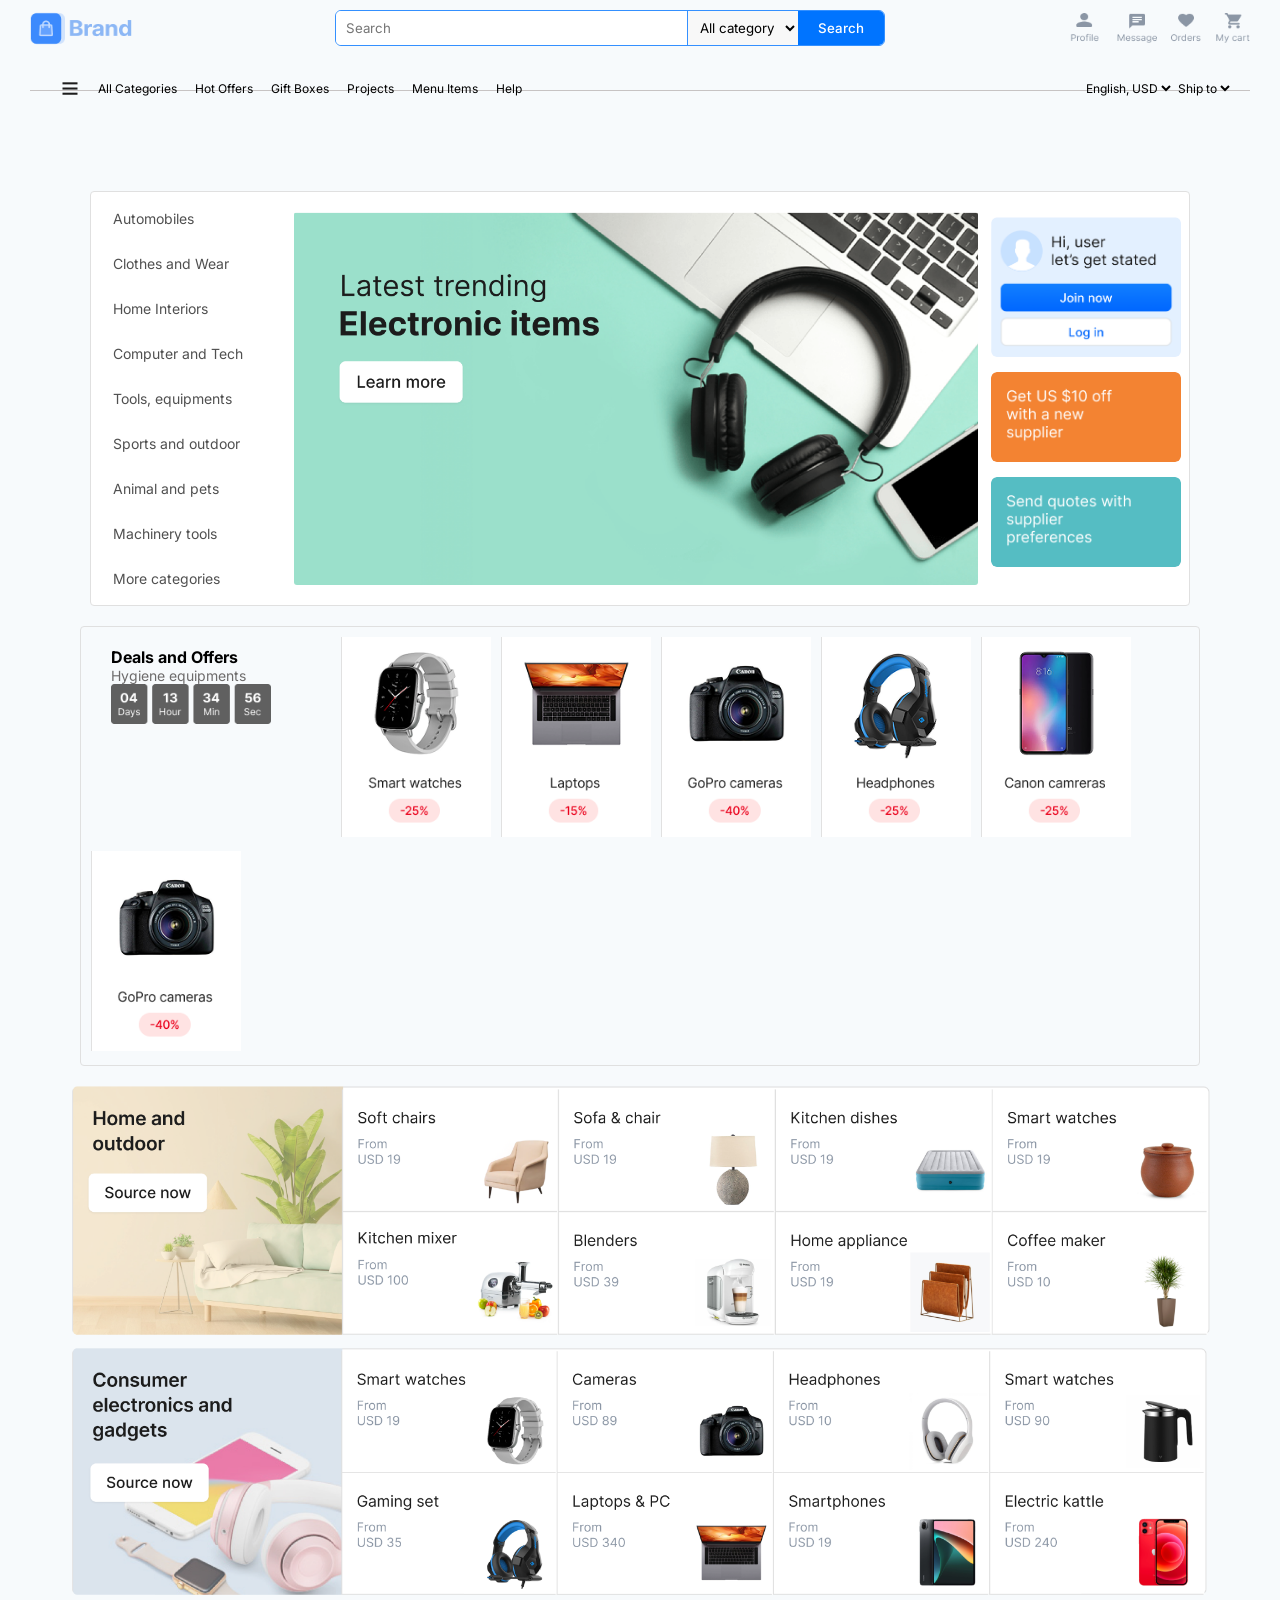
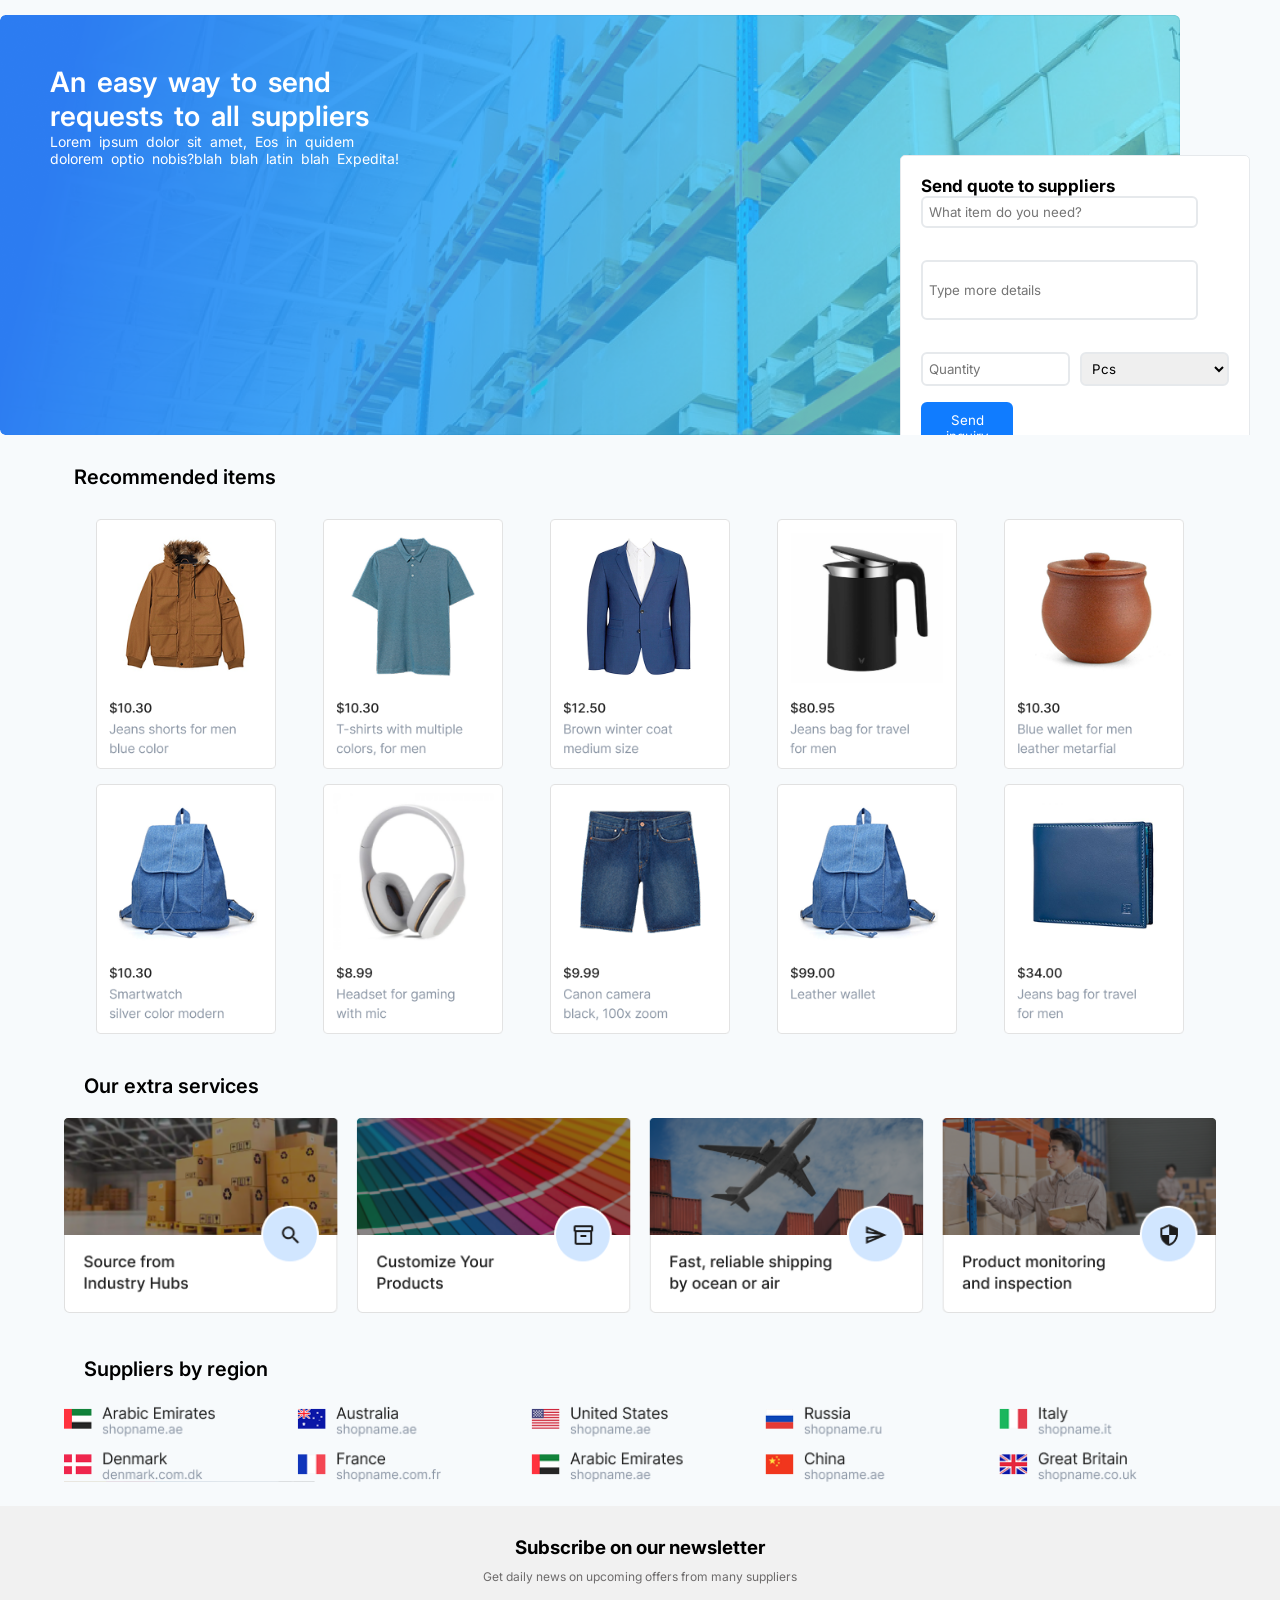
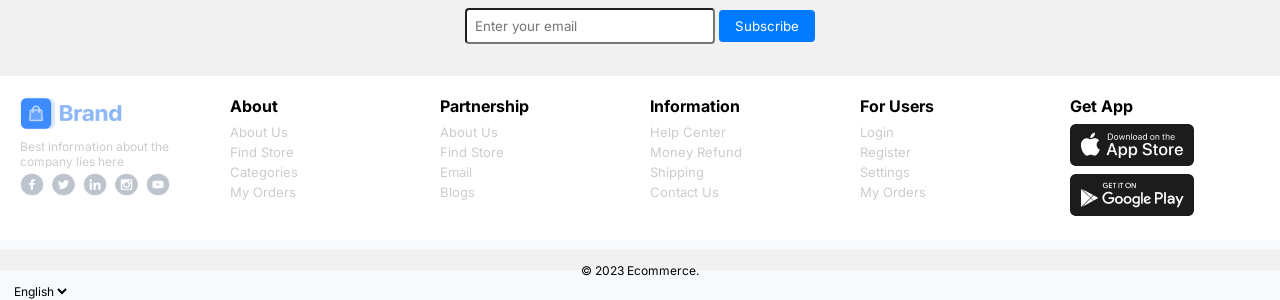
<file: index.html>
<!DOCTYPE html>
<html lang="en">
<head>
    <meta charset="UTF-8">
    <meta name="viewport" content="width=device-width, initial-scale=1.0">
    <title>Brand</title>
    <style>
        @import url('https://fonts.googleapis.com/css2?family=Andika:ital,wght@0,400;0,700;1,400;1,700&family=Inter:ital,opsz,wght@0,14..32,100..900;1,14..32,100..900&family=Mona+Sans:ital,wght@0,200..900;1,200..900&family=Poppins:ital,wght@0,100;0,200;0,300;0,400;0,500;0,600;0,700;0,800;0,900;1,100;1,200;1,300;1,400;1,500;1,600;1,700;1,800;1,900&display=swap');
    </style>
    <link rel="stylesheet" href="https://cdnjs.cloudflare.com/ajax/libs/font-awesome/6.6.0/css/all.min.css">

    <link type="text/css" rel="stylesheet" href="css/styles.css">
</head>
                                <!-- HEADER -->
<header>
        <div id="topbar">
            <img src="imgs/logo-colored.png" alt="brandicon" width="120px" height="35px">

            <div class="search-bar">
                <input type="text" placeholder="Search">
                <select>
                  <option>All category</option>
                </select>
                <button>Search</button>
            </div>

            <a href="index2.html"><img src="imgs/Actions.png" alt="useractions"
             width="180px" height="30px" style="float:right ;"></a>
            
        </div>
        <div id="navigationbar">
            <div id="nav1">
            <img src="imgs/menu.png" alt="menubars" width="20px" height="25px">
            <p>All Categories</p>
            <p>Hot Offers</p>
            <p>Gift Boxes</p>
            <p>Projects</p>
            <p>Menu Items</p>
            <p>Help</p></div>

            <div style="padding: 7px;  display: flex; flex-wrap: wrap;">
                <select style="background-color: transparent; border:none;font-size: 12px;">
                    <option>English, USD</option>
                </select>
                <select style="background-color: transparent; border:none;font-size: 12px;">
                    <option>Ship to</option>
                </select>
            </div>
        </div>

</header>
                                <!-- BODY -->
<body>
    <div id="landing">
        <div id="categories">
            <button type="button">Automobiles</button>
            <button type="button">Clothes and Wear</button>
            <button type="button">Home Interiors</button>
            <button type="button">Computer and Tech</button>
            <button type="button">Tools, equipments</button>
            <button type="button">Sports and outdoor</button>
            <button type="button">Animal and pets</button>
            <button type="button">Machinery tools</button>
            <button type="button">More categories</button>
        </div>
        <div id="trending">
            <img src="imgs/bannergreenS.png" alt="banner"
            >
        </div>
        <div id="side">
           <img src="imgs/reg.png" alt="register" width="190px" height="140px">
           <img src="imgs/blocko.png" width="190px" height="90px" > 
           <img src="imgs/blockc.png" width="190px" height="90px">
        </div>
    </div>
    
    <div id="deals">
        <div id="dof">
            <h4>Deals and Offers</h4>
            <p style="color: rgb(109, 107, 107); font-size: 14px;">Hygiene equipments</p>
            <img src="imgs/time.png" alt="time" width="160px" height="40px">
        </div>
        <div class="itemhorizontal">
            <img src="imgs/watchItem.png" alt="watch">
        </div>
        <div class="itemhorizontal">
            <img src="imgs/laptopItem.png" alt="laptptop">
        </div>
        <div class="itemhorizontal">
            <img src="imgs/cameraItem.png" alt="camera">
        </div>
        <div class="itemhorizontal">
            <img src="imgs/hdphonesItem.png" alt="headphones">
        </div>
        <div class="itemhorizontal">
            <img src="imgs/mobileItem.png" alt="phone">
        </div>
        <div class="itemhorizontal">
            <img src="imgs/cameraItem.png" alt="c2">
    </div></div>

    <div class="ads">
        <img src="imgs/bigb.png" alt="ads">
        <img src="imgs/big.png" alt="ads">
    </div>

    <div id="blue">
        <img src="imgs/blue.png" alt="blue img">
        <div id="textlorem">
            <h7 style="font-size: 28px;  font-weight: 600;">An easy way to send requests to all suppliers</h7>
            <p style="font-size: 14px;">Lorem ipsum dolor sit amet,
                Eos in quidem dolorem optio nobis?blah blah latin blah Expedita!</p>
        </div>
        <div id="inquiry">
            <h4 style="font-size: 17px;">Send quote to suppliers</h4>
            <form action="">
                <input type="text" placeholder="What item do you need?" id="nameitem">
                <br><input type="text" placeholder="Type more details" id="details" required>
                <br><div>
                    <input type="text" placeholder="Quantity" id="qty" required>
                    <select id="measurement">
                        <option value="measurement">Pcs</option>
                        <option value="measurement">Kg</option>
                    </select>
                </div>
                <button type="submit" id="sInbutton">Send inquiry</button>
            </form>
        </div>
    </div>

    <div id="products">
        <h6 style="font-size: 20px;  font-weight: 600;">Recommended items</h6>

        <div id="productslist">
            <img src="imgs/item-home-sm.png" alt="product1">
            <img src="imgs/item-home-sm_1.png" alt="product2">
            <img src="imgs/item-home-sm_2.png" alt="product3">
            <img src="imgs/item-home-sm_3.png" alt="product4">
            <img src="imgs/item-home-sm_4.png" alt="product5">
            <img src="imgs/item-home-sm_5.png" alt="product6">
            <img src="imgs/item-home-sm_6.png" alt="product7">
            <img src="imgs/item-home-sm_7.png" alt="product8">
            <img src="imgs/item-home-sm_8.png" alt="product9">
            <img src="imgs/item-home-sm_9.png" alt="product10">
        </div>
        
    </div>

    <div id="services">
        <h6 style="font-size: 20px;  font-weight: 600;">Our extra services</h6>
        <img src="imgs/Section-service.png" >
    </div>

    <div id="regions">
        <h6 style="font-size: 20px;  font-weight: 600;">Suppliers by region</h6>
        <img src="imgs/Section-country.png" >
    </div>
</body>
                                <!-- FOOTER -->
<section class="newsletter">
    <h3>Subscribe on our newsletter</h3>
    <p style="color: rgb(109, 107, 107); font-size: 12px;">Get daily news on upcoming offers from many suppliers</p>
    <input type="email" placeholder="Enter your email" />
    <button>Subscribe</button>
</section>
<footer>
    <div class="footer-cols">
        <div>
            <img src="imgs/logo-colored.png" alt="brandicon" width="120px" height="35px">
            <p style="font-size: 12px;">Best information about the company lies here</p>
            <img src="imgs/Group 987.png" alt="socials" width="150px" height="23px" >
        </div>
        
        <div>
          <h4>About</h4>
          <p>About Us</p>
          <p>Find Store</p>
          <p>Categories</p>
          <p>My Orders</p>
        </div>
        <div>
          <h4>Partnership</h4>
          <p>About Us</p>
          <p>Find Store</p>
          <p>Email</p>
          <p>Blogs</p>
        </div>
        <div>
          <h4>Information</h4>
          <p>Help Center</p>
          <p>Money Refund</p>
          <p>Shipping</p>
          <p>Contact Us</p>
        </div>
        <div>
            <h4>For Users</h4>
            <p>Login</p>
            <p>Register</p>
            <p>Settings</p>
            <p>My Orders</p>
        </div>

        <div>
            <h4>Get App</h4>
            <img src="imgs/col.png" alt="apps">
        </div>
      </div>

</footer>
<div id="end">
    <div class="copyright">© 2023 Ecommerce.</div>
    <select style="background-color: transparent; border:none;font-size: 12px;">
        <option>English</option>
    </select>
</div>
</html>
</file>
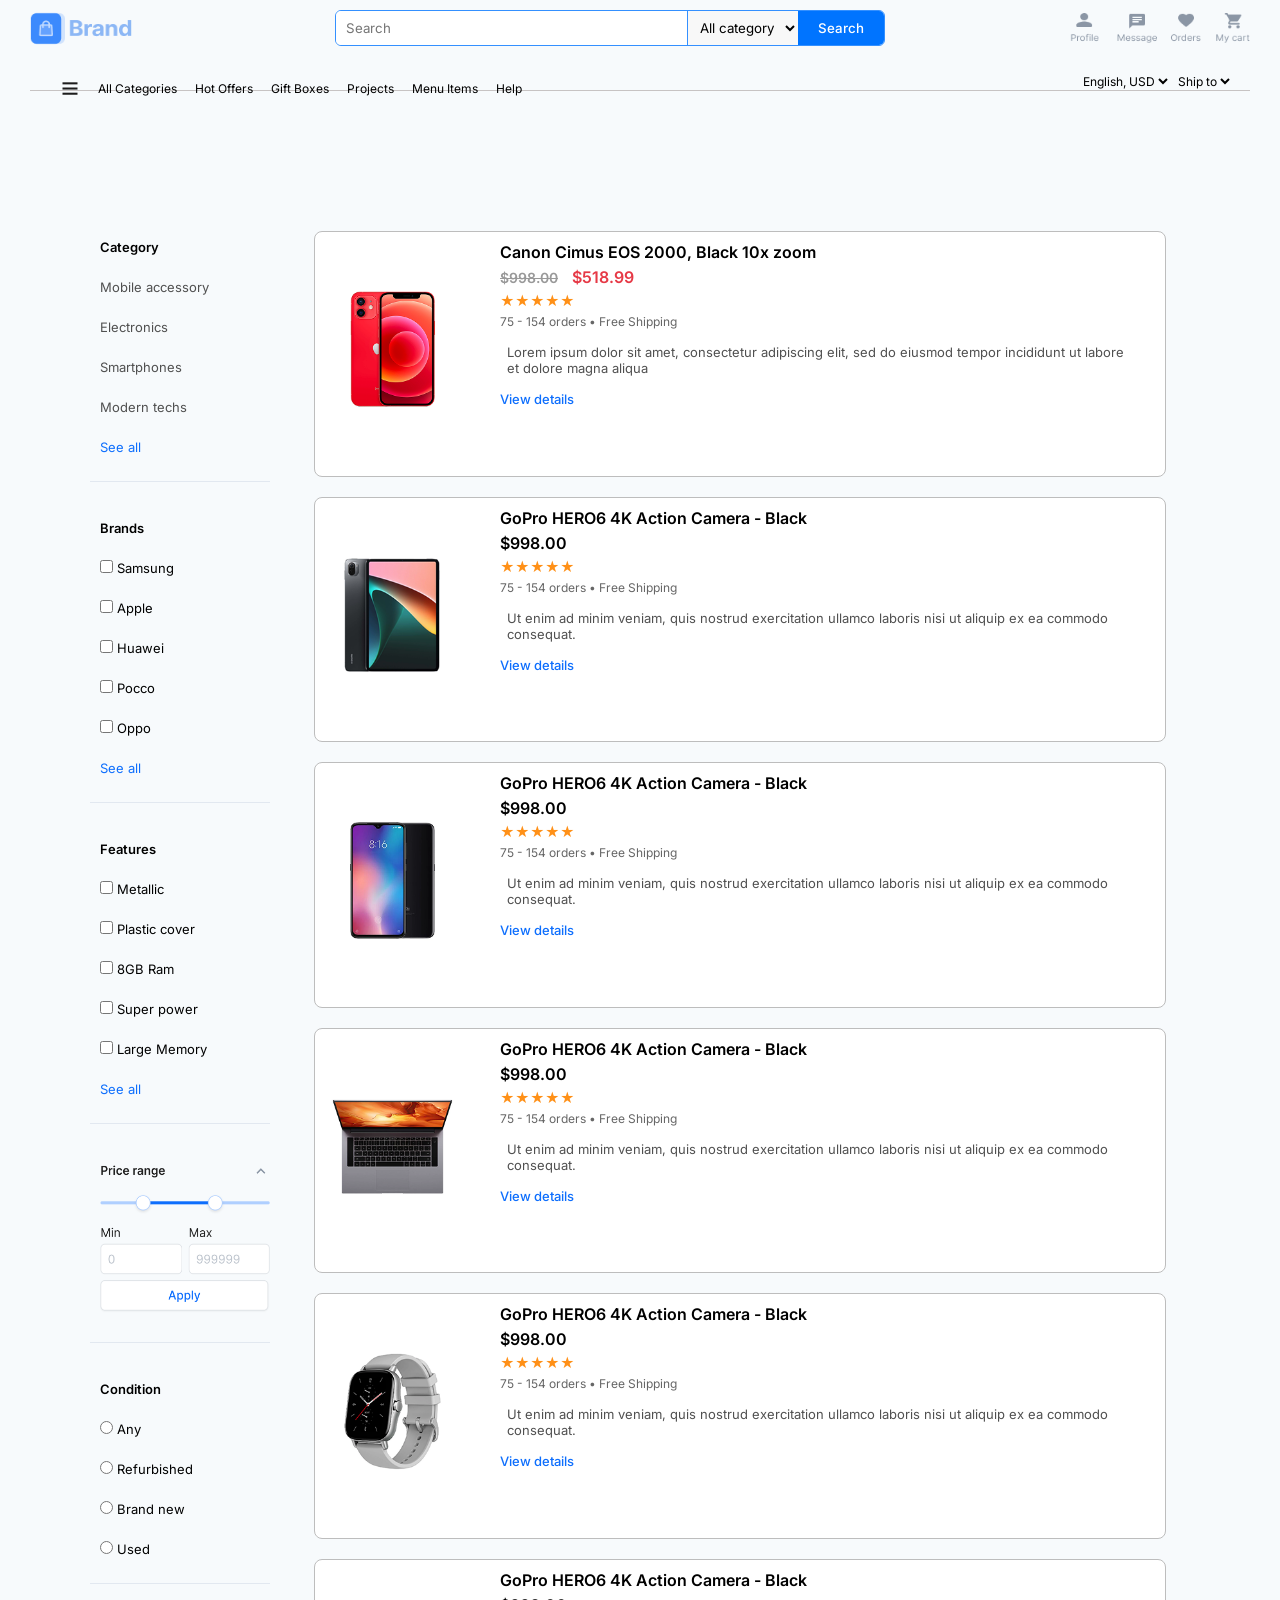
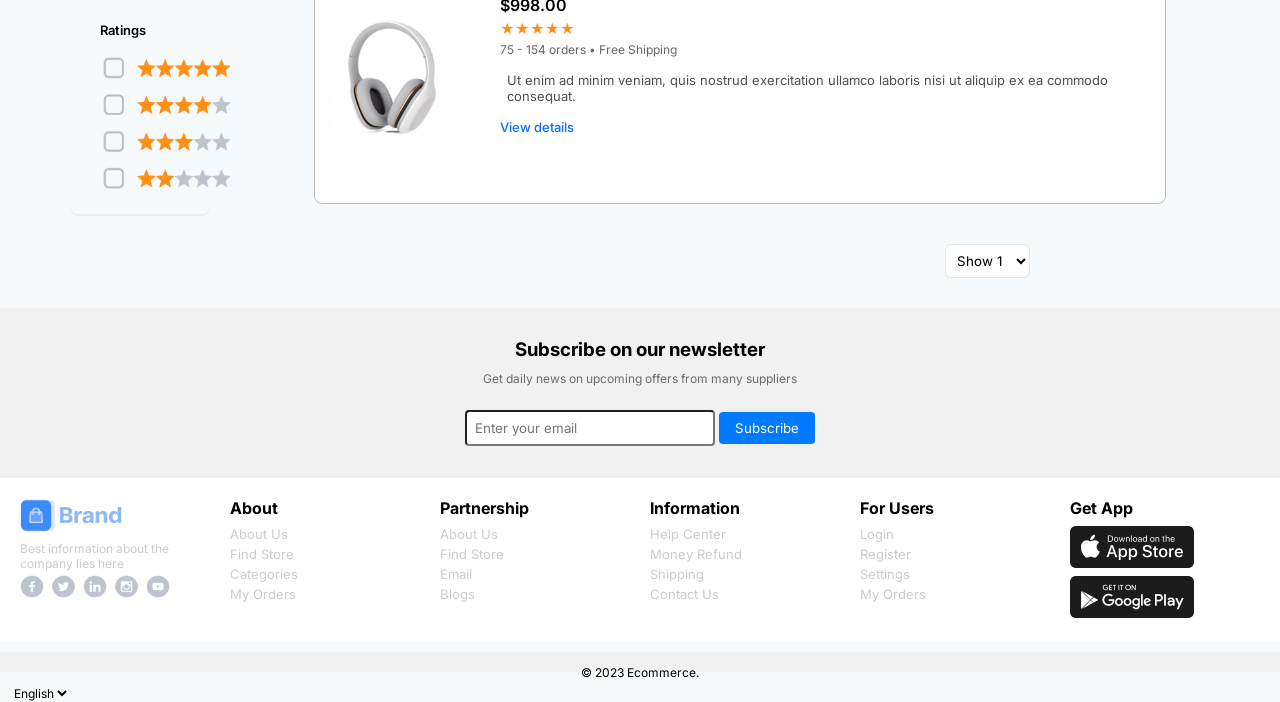
<file: index2.html>
<!DOCTYPE html>
<html lang="en">
<head>
    <meta charset="UTF-8">
    <meta name="viewport" content="width=device-width, initial-scale=1.0">
    <title>Product Listing</title>
    <style>
        @import url('https://fonts.googleapis.com/css2?family=Andika:ital,wght@0,400;0,700;1,400;1,700&family=Inter:ital,opsz,wght@0,14..32,100..900;1,14..32,100..900&family=Mona+Sans:ital,wght@0,200..900;1,200..900&family=Poppins:ital,wght@0,100;0,200;0,300;0,400;0,500;0,600;0,700;0,800;0,900;1,100;1,200;1,300;1,400;1,500;1,600;1,700;1,800;1,900&display=swap');
    </style>
    <link rel="stylesheet" href="https://cdnjs.cloudflare.com/ajax/libs/font-awesome/6.6.0/css/all.min.css">
    <link rel="stylesheet" href="css/styles.css">
</head>
                                <!-- HEADER -->
<header>
        <div id="topbar">
            <img src="imgs/logo-colored.png" alt="brandicon" width="120px" height="35px">

            <div class="search-bar">
                <input type="text" placeholder="Search">
                <select>
                    <option>All category</option>
                </select>
                <button>Search</button>
            </div>

            <img src="imgs/Actions.png" alt="useractions"
                width="180px" height="30px" style="float:right ;">
        </div>
        <div id="navigationbar">
            <div id="nav1">
            <img src="imgs/menu.png" alt="menubars" width="20px" height="25px">
            <p>All Categories</p>
            <p>Hot Offers</p>
            <p>Gift Boxes</p>
            <p>Projects</p>
            <p>Menu Items</p>
            <p>Help</p></div>

            <div style="padding: 7px;">
                <select style="background-color: transparent; border:none;font-size: 12px;">
                    <option>English, USD</option>
                </select>
                <select style="background-color: transparent; border:none;font-size: 12px;">
                    <option>Ship to</option>
                </select>
            </div>
        </div>

</header>
                        <!-- BODY -->
<body>
    <div id="container">
        <div id="sidebar">
            <div class="sidebar-section">
                <p class="sidebar-title">Category</p>
                <p class="grey">Mobile accessory</p>
                <p class="grey">Electronics</p>
                <p class="grey">Smartphones</p>
                <p class="grey">Modern techs</p>
                <p class="see-all">See all</p>
                <hr>
            </div>
            
            <div class="sidebar-section">
                <p class="sidebar-title">Brands</p>
                <p><input type="checkbox"> Samsung</p>
                <p><input type="checkbox"> Apple</p>
                <p><input type="checkbox"> Huawei</p>
                <p><input type="checkbox"> Pocco</p>
                <p><input type="checkbox"> Oppo</p>
                <p class="see-all">See all</p>
                <hr>
            </div>
            
            <div class="sidebar-section">
                <p class="sidebar-title">Features</p>
                <p><input type="checkbox"> Metallic</p>
                <p><input type="checkbox"> Plastic cover</p>
                <p><input type="checkbox"> 8GB Ram</p>
                <p><input type="checkbox"> Super power</p>
                <p><input type="checkbox"> Large Memory</p>
                <p class="see-all">See all</p>
                <hr>
            </div>
            
            <div class="sidebar-section">
                <img src="imgs/pr.png" alt="price range"
                width="170px" height="170px" style="margin-left: 10px;">
                <hr>
            </div>
            
            <div class="sidebar-section">
                <p class="sidebar-title">Condition</p>
                <p><input type="radio" name="condition"> Any</p>
                <p><input type="radio" name="condition"> Refurbished</p>
                <p><input type="radio" name="condition"> Brand new</p>
                <p><input type="radio" name="condition"> Used</p>
                <hr>
            </div>
            
            <div class="sidebar-section">
                <p class="sidebar-title">Ratings</p>
                <img src="imgs/ratings.png" alt="ratings" 
                width="140px" height="140px" style="margin-left: 10px;">
            </div>
        </div>
        
        <div id="products">
            <div class="product-card">
                <img src="imgs/1.png" alt="Canon Camera" class="product-image">
                <div class="product-info">
                    <h3 class="product-title">Canon Cimus EOS 2000, Black 10x zoom</h3>
                    <div class="product-price">
                        <span class="original-price">$998.00</span>
                        <span class="discounted-price">$518.99</span>
                    </div>
                    <div class="product-rating">★★★★★</div>
                    <div class="product-meta">75 - 154 orders • Free Shipping</div>
                    <p class="product-description">Lorem ipsum dolor sit amet, consectetur adipiscing elit, sed do eiusmod tempor incididunt ut labore et dolore magna aliqua</p>
                    <a href="#" class="view-details">View details</a>
                </div>
            </div>
            
            <div class="product-card">
                <img src="imgs/2.png" alt="GoPro Camera" class="product-image">
                <div class="product-info">
                    <h3 class="product-title">GoPro HERO6 4K Action Camera - Black</h3>
                    <div class="product-price">$998.00</div>
                    <div class="product-rating">★★★★★</div>
                    <div class="product-meta">75 - 154 orders • Free Shipping</div>
                    <p class="product-description">Ut enim ad minim veniam, quis nostrud exercitation ullamco laboris nisi ut aliquip ex ea commodo consequat.</p>
                    <a href="#" class="view-details">View details</a>
                </div>
            </div>
            <div class="product-card">
                <img src="imgs/3.png" alt="GoPro Camera" class="product-image">
                <div class="product-info">
                    <h3 class="product-title">GoPro HERO6 4K Action Camera - Black</h3>
                    <div class="product-price">$998.00</div>
                    <div class="product-rating">★★★★★</div>
                    <div class="product-meta">75 - 154 orders • Free Shipping</div>
                    <p class="product-description">Ut enim ad minim veniam, quis nostrud exercitation ullamco laboris nisi ut aliquip ex ea commodo consequat.</p>
                    <a href="#" class="view-details">View details</a>
                </div>
            </div>
            <div class="product-card">
                <img src="imgs/7.png" alt="GoPro Camera" class="product-image">
                <div class="product-info">
                    <h3 class="product-title">GoPro HERO6 4K Action Camera - Black</h3>
                    <div class="product-price">$998.00</div>
                    <div class="product-rating">★★★★★</div>
                    <div class="product-meta">75 - 154 orders • Free Shipping</div>
                    <p class="product-description">Ut enim ad minim veniam, quis nostrud exercitation ullamco laboris nisi ut aliquip ex ea commodo consequat.</p>
                    <a href="#" class="view-details">View details</a>
                </div>
            </div>
            <div class="product-card">
                <img src="imgs/8.png" alt="GoPro Camera" class="product-image">
                <div class="product-info">
                    <h3 class="product-title">GoPro HERO6 4K Action Camera - Black</h3>
                    <div class="product-price">$998.00</div>
                    <div class="product-rating">★★★★★</div>
                    <div class="product-meta">75 - 154 orders • Free Shipping</div>
                    <p class="product-description">Ut enim ad minim veniam, quis nostrud exercitation ullamco laboris nisi ut aliquip ex ea commodo consequat.</p>
                    <a href="#" class="view-details">View details</a>
                </div>
            </div>
            <div class="product-card">
                <img src="imgs/9.png" alt="GoPro Camera" class="product-image">
                <div class="product-info">
                    <h3 class="product-title">GoPro HERO6 4K Action Camera - Black</h3>
                    <div class="product-price">$998.00</div>
                    <div class="product-rating">★★★★★</div>
                    <div class="product-meta">75 - 154 orders • Free Shipping</div>
                    <p class="product-description">Ut enim ad minim veniam, quis nostrud exercitation ullamco laboris nisi ut aliquip ex ea commodo consequat.</p>
                    <a href="#" class="view-details">View details</a>
                </div>
            </div>
        </div>
        <!-- pages-->
        <div id="paging">
            <select name="pages" id="allpages">
               <option value="1" >Show 1</option></a>
                <option value="2">Show 2</option>
                <option value="3">Show 3</option>
                <option value="4">Show 4</option>
                <option value="5">Show 5</option>
            </select>
        </div>
    </div>
</body>
<section class="newsletter">
    <h3>Subscribe on our newsletter</h3>
    <p style="color: rgb(109, 107, 107); font-size: 12px;">Get daily news on upcoming offers from many suppliers</p>
    <input type="email" placeholder="Enter your email" />
    <button>Subscribe</button>
</section>
<footer>
    <div class="footer-cols">
        <div>
            <img src="imgs/logo-colored.png" alt="brandicon" width="120px" height="35px">
            <p style="font-size: 12px;">Best information about the company lies here</p>
            <img src="imgs/Group 987.png" alt="socials" width="150px" height="23px" >
        </div>
        
        <div>
          <h4>About</h4>
          <p>About Us</p>
          <p>Find Store</p>
          <p>Categories</p>
          <p>My Orders</p>
        </div>
        <div>
          <h4>Partnership</h4>
          <p>About Us</p>
          <p>Find Store</p>
          <p>Email</p>
          <p>Blogs</p>
        </div>
        <div>
          <h4>Information</h4>
          <p>Help Center</p>
          <p>Money Refund</p>
          <p>Shipping</p>
          <p>Contact Us</p>
        </div>
        <div>
            <h4>For Users</h4>
            <p>Login</p>
            <p>Register</p>
            <p>Settings</p>
            <p>My Orders</p>
        </div>

        <div>
            <h4>Get App</h4>
            <img src="imgs/col.png" alt="apps">
        </div>
      </div>

</footer>
<div id="end">
    <div class="copyright">© 2023 Ecommerce.</div>
    <select style="background-color: transparent; border:none;font-size: 12px;">
        <option>English</option>
    </select>
</div>
</html>
</file>
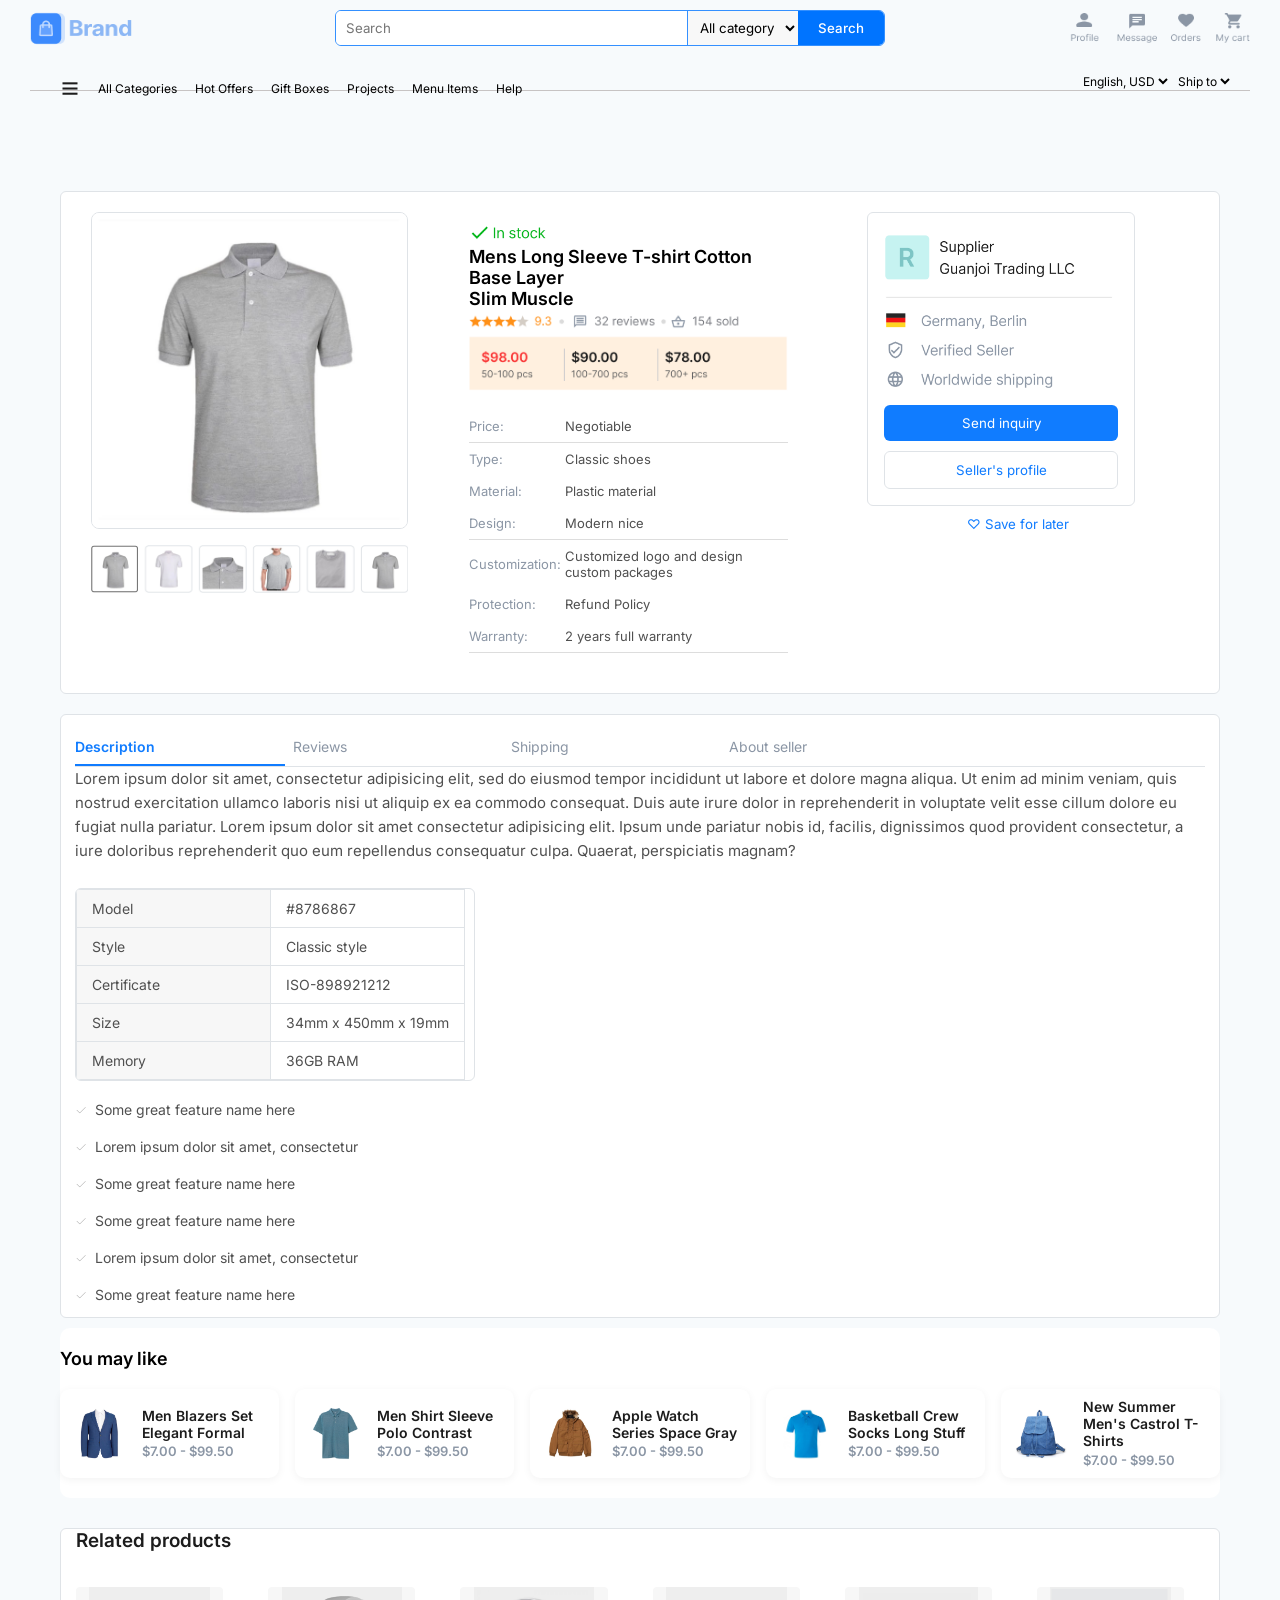
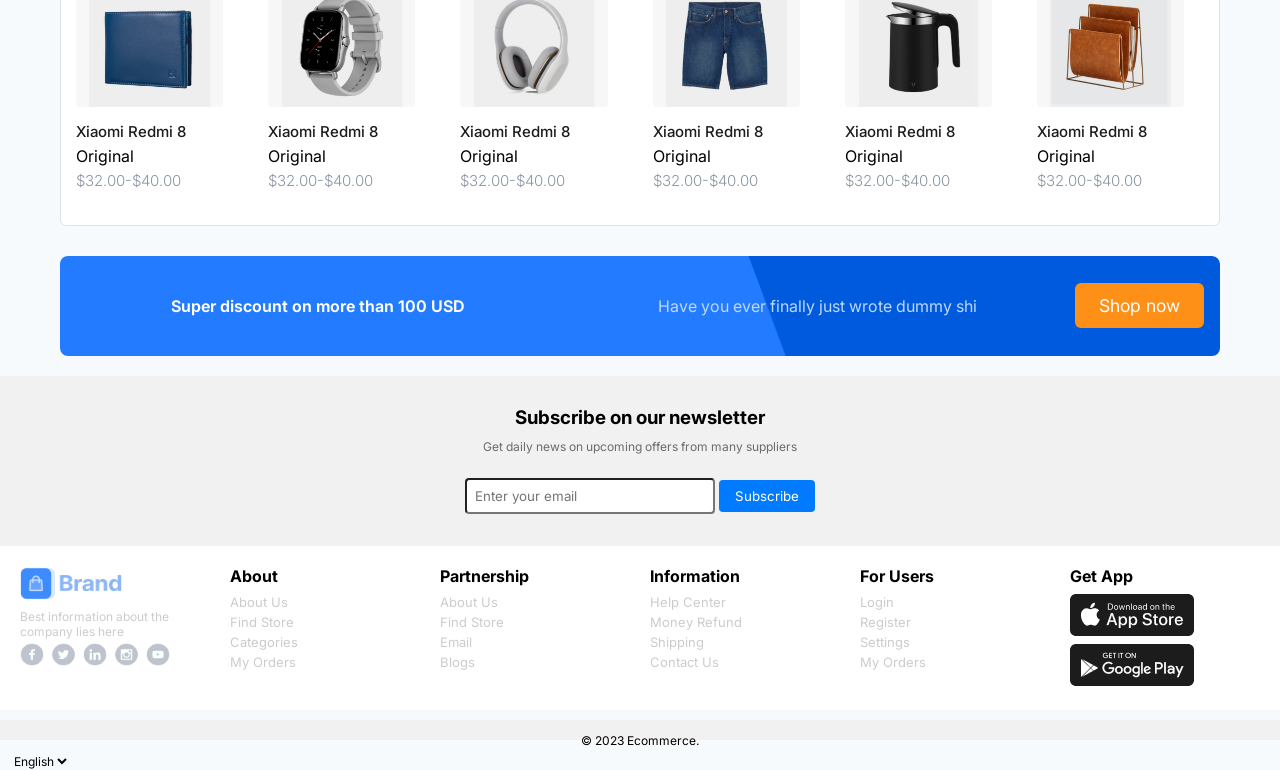
<file: index4.html>
<!DOCTYPE html>
<html lang="en">
<head>
    <meta charset="UTF-8">
    <meta name="viewport" content="width=device-width, initial-scale=1.0">
    <title>Product Details</title>
    <style>
        @import url('https://fonts.googleapis.com/css2?family=Andika:ital,wght@0,400;0,700;1,400;1,700&family=Inter:ital,opsz,wght@0,14..32,100..900;1,14..32,100..900&family=Mona+Sans:ital,wght@0,200..900;1,200..900&family=Poppins:ital,wght@0,100;0,200;0,300;0,400;0,500;0,600;0,700;0,800;0,900;1,100;1,200;1,300;1,400;1,500;1,600;1,700;1,800;1,900&display=swap');
    </style>
    <link rel="stylesheet" href="https://cdnjs.cloudflare.com/ajax/libs/font-awesome/6.6.0/css/all.min.css">
    <link rel="stylesheet" href="css/styles.css">
</head>
                                <!-- HEADER -->
<header>
        <div id="topbar">
            <img src="imgs/logo-colored.png" alt="brandicon" width="120px" height="35px">

            <div class="search-bar">
                <input type="text" placeholder="Search">
                <select>
                    <option>All category</option>
                </select>
                <button>Search</button>
            </div>

            <img src="imgs/Actions.png" alt="useractions"
                width="180px" height="30px" style="float:right ;">
        </div>
        <div id="navigationbar">
            <div id="nav1">
            <img src="imgs/menu.png" alt="menubars" width="20px" height="25px">
            <p>All Categories</p>
            <p>Hot Offers</p>
            <p>Gift Boxes</p>
            <p>Projects</p>
            <p>Menu Items</p>
            <p>Help</p></div>

            <div style="padding: 7px;">
                <select style="background-color: transparent; border:none;font-size: 12px;">
                    <option>English, USD</option>
                </select>
                <select style="background-color: transparent; border:none;font-size: 12px;">
                    <option>Ship to</option>
                </select>
            </div>
        </div>

</header>
                        <!-- BODY -->
<body>
<div id="pd-container">
    <div id="pdetails">
        <div class="pics" >
            <img src="imgs/bigT.png" alt="tee"
            width="330px" height="320p" 
            style="border-radius: 8px; border: 1px solid #DFE3E7; margin-bottom: 12px;">
            <img src="imgs/small.png" alt=""
            width="330px" height="50px">
        </div>
        <div class="product-description">
            <img src="imgs/in stock.png" alt=""width="80px">
            <p>
                Mens Long Sleeve T-shirt Cotton Base Layer<br>
            Slim Muscle
            </p>
            <img id="pricesheet" src="imgs/price deets.png" alt=""
            width="350px"   >
            <br><br>
            <div id="specks">
                <table>
                    <tr style="border-bottom: 1px solid #ddd;">
                        <th>Price:</th>
                        <td>Negotiable</td>
                    </tr>
                    <tr>
                        <th>Type:</th>
                        <td>Classic shoes</td>
                    </tr>
                    <tr>
                        <th>Material:</th>
                        <td>Plastic material</td>
                    </tr>
                    <tr style="border-bottom: 1px solid #ddd;">
                        <th>Design:</th>
                        <td>Modern nice</td>
                    </tr>
                    <tr>
                        <th>Customization:</th>
                        <td>Customized logo and design custom packages</td>
                    </tr>
                    <tr>
                        <th>Protection:</th>
                        <td>Refund Policy</td>
                    </tr>
                    <tr style="border-bottom: 1px solid #ddd;">
                        <th>Warranty:</th>
                        <td>2 years full warranty</td>
                    </tr>
                </table>
            </div>
        </div>
        <div id="supp-overview">
            <div id="supplier-profile">
                <img src="imgs/supp.png" width="230px" height="auto" >
                <button type="submit" id="supbtn1">Send inquiry</button>
                <button type="submit" id="supbtn2">Seller's profile</button>
            </div>
        <button type="submit" id="supbtn3">♡ Save for later</button></div>
    </div>
    <div id="textdescrip">
        <div id="descrip">
            <div id="topbarM">
                <div class="topbar active">Description</div>
                <div class="topbar">Reviews</div>
                <div class="topbar">Shipping</div>
                <div class="topbar">About seller</div>
            </div>
            
            <div id="realtext">
                <p>
                Lorem ipsum dolor sit amet, consectetur adipisicing elit, sed do eiusmod tempor incididunt ut labore et dolore magna aliqua. 
                Ut enim ad minim veniam, quis nostrud exercitation ullamco laboris nisi ut aliquip ex ea commodo consequat. 
                Duis aute irure dolor in reprehenderit in voluptate velit esse cillum dolore eu fugiat nulla pariatur.
                Lorem ipsum dolor sit amet consectetur adipisicing elit. Ipsum unde pariatur nobis id, facilis, dignissimos quod 
                provident consectetur, a iure doloribus reprehenderit quo eum repellendus consequatur culpa. Quaerat, perspiciatis magnam?
                </p>
            
                <table class="info-table">
                <tr>
                    <th>Model</th>
                    <td>#8786867</td>
                </tr>
                <tr>
                    <th>Style</th>
                    <td>Classic style</td>
                </tr>
                <tr>
                    <th>Certificate</th>
                    <td>ISO-898921212</td>
                </tr>
                <tr>
                    <th>Size</th>
                    <td>34mm x 450mm x 19mm</td>
                </tr>
                <tr>
                    <th>Memory</th>
                    <td>36GB RAM</td>
                </tr>
                </table>
            
                <div class="feature-item">Some great feature name here</div> <br>
                <div class="feature-item">Lorem ipsum dolor sit amet, consectetur </div><br>
                <div class="feature-item">Some great feature name here</div><br>
                <div class="feature-item">Some great feature name here</div> <br>
                <div class="feature-item">Lorem ipsum dolor sit amet, consectetur </div><br>
                <div class="feature-item">Some great feature name here</div>
            </div>
            </div>
            
            <div id="youmaylike">
            <p class="section-title">You may like</p>
            <div class="products-grid">
                <!-- Product 1 -->
                <div class="product-cardd">
                    <img class="product-imaged" src="imgs/side1.png" alt="">
                    <div class="product-infod">
                        <div class="product-named">Men Blazers Set Elegant Formal</div>
                        <div class="product-priced">$7.00 - $99.50</div>
                    </div>
                </div>
        
                <!-- Product 2 -->
                <div class="product-cardd">
                    <img class="product-imaged" src="imgs/side2.png" alt="">
                    <div class="product-infod">
                        <div class="product-named">Men Shirt Sleeve Polo Contrast</div>
                        <div class="product-priced">$7.00 - $99.50</div>
                    </div>
                </div>
        
                <!-- Product 3 -->
                <div class="product-cardd">
                    <img class="product-imaged" src="imgs/side3.png" alt="">
                    <div class="product-infod">
                        <div class="product-named">Apple Watch Series Space Gray</div>
                        <div class="product-priced">$7.00 - $99.50</div>
                    </div>
                </div>
        
                <!-- Product 4 -->
                <div class="product-cardd">
                    <img class="product-imaged" src="imgs/blueshirt.png" alt="">
                    <div class="product-infod">
                        <div class="product-named">Basketball Crew Socks Long Stuff</div>
                        <div class="product-priced">$7.00 - $99.50</div>
                    </div>
                </div>
        
                <!-- Product 5 -->
                <div class="product-cardd">
                    <img class="product-imaged" src="imgs/side5.png" alt="">
                    <div class="product-infod">
                        <div class="product-named">New Summer Men's Castrol T-Shirts</div>
                        <div class="product-priced">$7.00 - $99.50</div>
                    </div>
                </div>
            </div>
        </div>
        </div>
                <div class="related-products">
        <p class="section-title2">Related products</p>
        <div class="products-grid2">
            <!-- Product 1 -->
            <div class="product-card2">
                <img src="imgs/rp1.png" class="product-image2" alt="">
                <div class="product-name2">Xiaomi Redmi 8</div>
                <div class="product-variant">Original</div>
                <div class="product-price2">$32.00-$40.00</div>
            </div>
            
            <!-- Product 2 -->
            <div class="product-card2">
                <img src="imgs/rp2.png" class="product-image2" alt="">
                <div class="product-name2">Xiaomi Redmi 8</div>
                <div class="product-variant">Original</div>
                <div class="product-price2">$32.00-$40.00</div>
            </div>
            
            <!-- Product 3 -->
            <div class="product-card2">
                <img src="imgs/rp3.png" class="product-image2" alt="">
                <div class="product-name2">Xiaomi Redmi 8</div>
                <div class="product-variant">Original</div>
                <div class="product-price2">$32.00-$40.00</div>
            </div>
            
            <!-- Product 4 -->
            <div class="product-card2">
                <img src="imgs/rp4.png" class="product-image2" alt="">
                <div class="product-name2">Xiaomi Redmi 8</div>
                <div class="product-variant">Original</div>
                <div class="product-price2">$32.00-$40.00</div>
            </div>
            
            <!-- Product 5 -->
            <div class="product-card2">
                <img src="imgs/rp5.png" class="product-image2" alt="">
                <div class="product-name2">Xiaomi Redmi 8</div>
                <div class="product-variant">Original</div>
                <div class="product-price2">$32.00-$40.00</div>
            </div>

            <!-- Product 6 -->
            <div class="product-card2">
                <img src="imgs/rp6.png" class="product-image2" alt="">
                <div class="product-name2">Xiaomi Redmi 8</div>
                <div class="product-variant">Original</div>
                <div class="product-price2">$32.00-$40.00</div>
            </div>
        </div>
    </div>

    <div id="banner" >
        <p class="l1">Super discount on more than 100 USD</p>
        <p class="l2">Have you ever finally just wrote dummy shi</p>
        <button type="submit" id="bannerbtn">Shop now</button>
    </div>
</div>
</body>
    <!-- footer -->
<section class="newsletter">
    <h3>Subscribe on our newsletter</h3>
    <p style="color: rgb(109, 107, 107); font-size: 12px;">Get daily news on upcoming offers from many suppliers</p>
    <input type="email" placeholder="Enter your email" />
    <button>Subscribe</button>
</section>
<footer>
    <div class="footer-cols">
        <div>
            <img src="imgs/logo-colored.png" alt="brandicon" width="120px" height="35px">
            <p style="font-size: 12px;">Best information about the company lies here</p>
            <img src="imgs/Group 987.png" alt="socials" width="150px" height="23px" >
        </div>
        
        <div>
          <h4>About</h4>
          <p>About Us</p>
          <p>Find Store</p>
          <p>Categories</p>
          <p>My Orders</p>
        </div>
        <div>
          <h4>Partnership</h4>
          <p>About Us</p>
          <p>Find Store</p>
          <p>Email</p>
          <p>Blogs</p>
        </div>
        <div>
          <h4>Information</h4>
          <p>Help Center</p>
          <p>Money Refund</p>
          <p>Shipping</p>
          <p>Contact Us</p>
        </div>
        <div>
            <h4>For Users</h4>
            <p>Login</p>
            <p>Register</p>
            <p>Settings</p>
            <p>My Orders</p>
        </div>

        <div>
            <h4>Get App</h4>
            <img src="imgs/col.png" alt="apps">
        </div>
      </div>

</footer>
<div id="end">
    <div class="copyright">© 2023 Ecommerce.</div>
    <select style="background-color: transparent; border:none;font-size: 12px;">
        <option>English</option>
    </select>
</div>
</html>
</file>
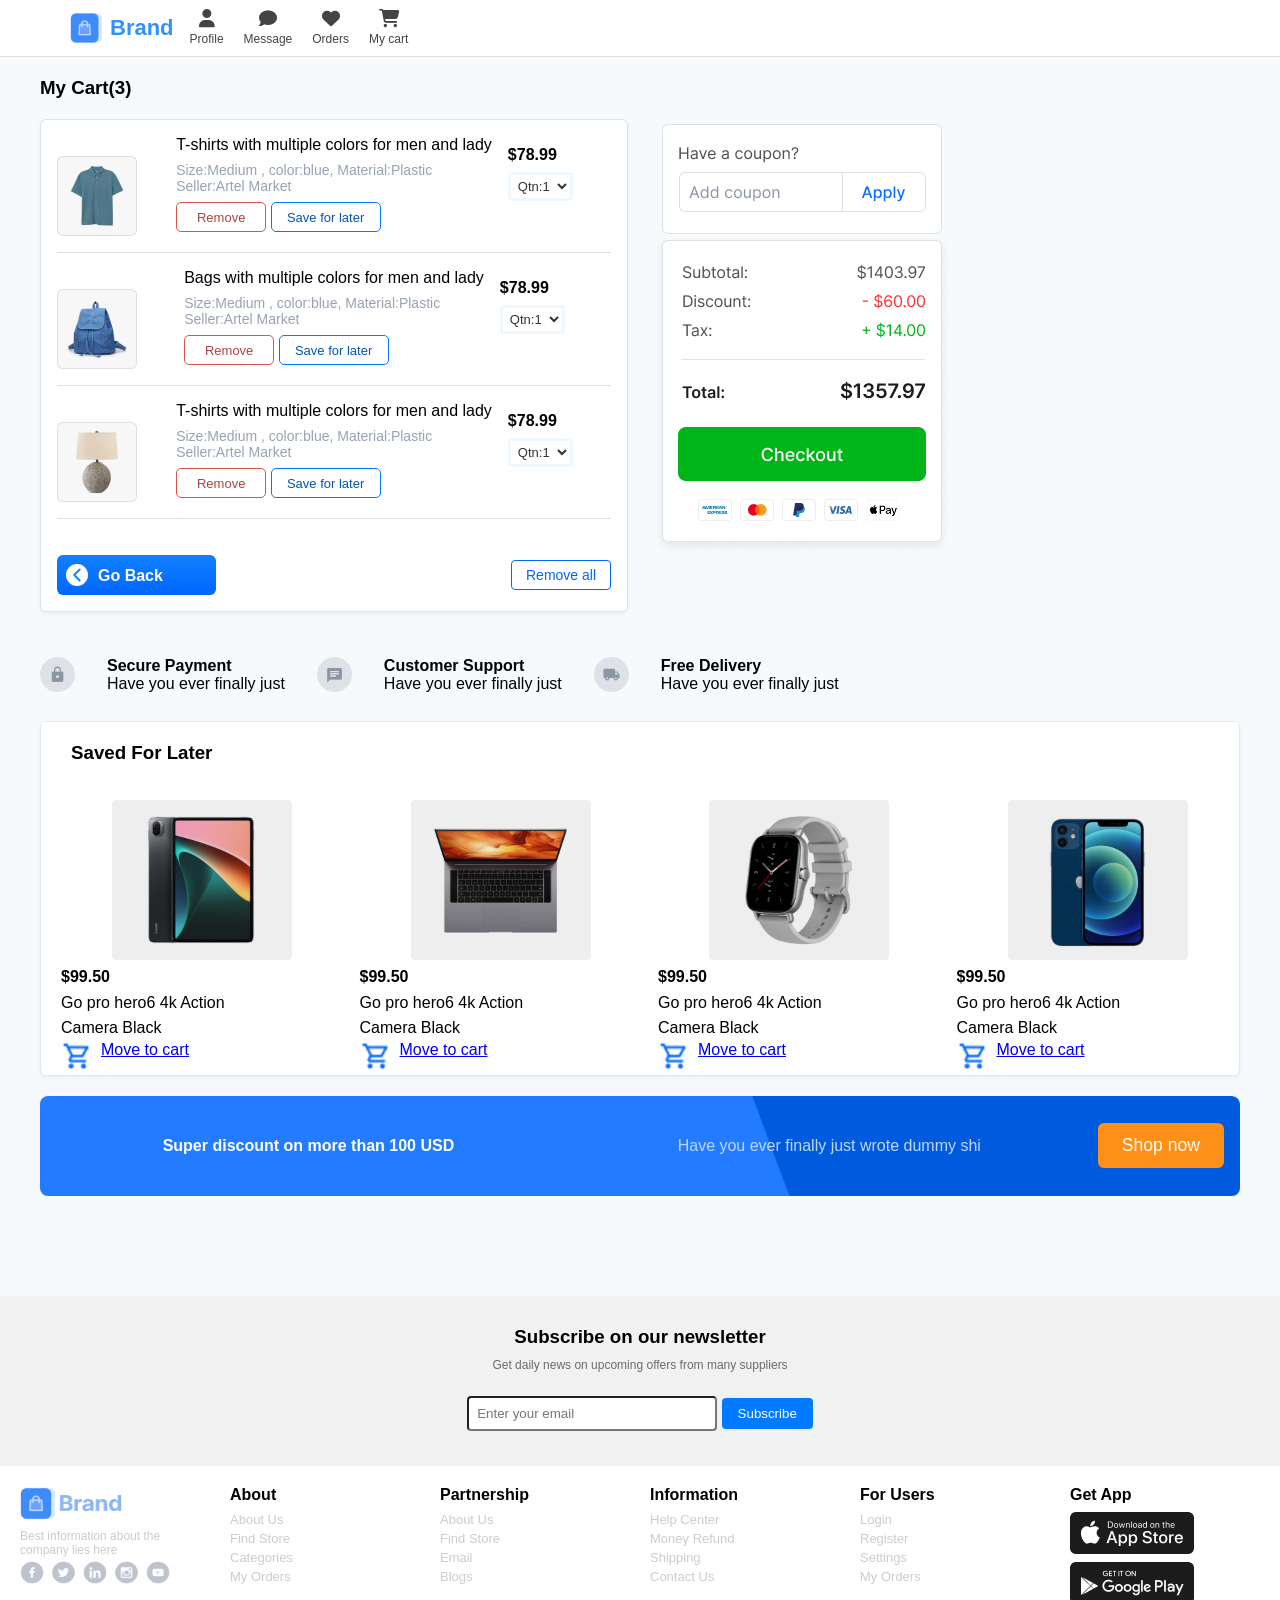
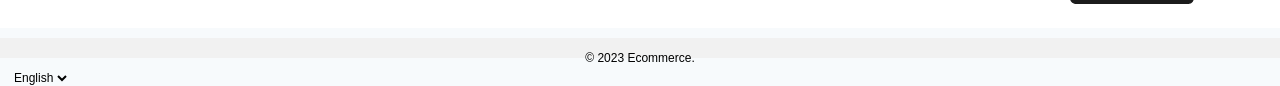
<file: index5.html>
<!DOCTYPE html>
<html lang="en">
<head>
  <meta charset="UTF-8">
  <meta name="viewport" content="width=device-width, initial-scale=1.0">
  <title>Web Cart</title>

  <link rel="stylesheet" href="css/styles.css">

  <link rel="stylesheet" href="https://cdnjs.cloudflare.com/ajax/libs/font-awesome/6.5.0/css/all.min.css">
  <link
  rel="stylesheet"
  href="https://cdnjs.cloudflare.com/ajax/libs/font-awesome/6.5.0/css/all.min.css"/>
</head>
<body>
  <!-- header -->
  <header class="header">
    <div class="head1">
      <div class="logo">
        <img src="imgs/logo-symbol.png" alt="Brand Logo" />
        <span>Brand</span>
      </div>
      <div class="icons">
        <div class="icon">
          <i class="fa fa-user"></i><span>Profile</span>
        </div>
        <div class="icon">
          <i class="fa fa-comment"></i><span>Message</span>
        </div>
        <div class="icon">
          <i class="fa fa-heart"></i><span>Orders</span>
        </div>
        <div class="icon">
          <i class="fa fa-shopping-cart"></i><span>My cart</span>
        </div>
      </div>
    </div>
</header>

<section class="bbody">
<h3>My Cart(3)</h3>
<section class="menu11">
<div class="objects">
    <div class="o1">
        <div class="img">
            <img src="imgs/bluetee.png" alt="">
        </div>
        <div class="data">
          <p class="low">T-shirts with multiple colors for men and lady</p>
            <p class="mid">Size:Medium , color:blue, Material:Plastic <br> Seller:Artel Market</p>
                <button class="remove">Remove</button>
                <button class="add">Save for later</button>
        </div>
        <div class="price11">
<div class="p1">
<p>$78.99</p>
</div>
<div class="pt2">
    <select>
        <option>Qtn:1</option>
        <option>Qtn:2</option>
        <option>Qtn:3</option>
        <option>Other</option>
      </select>
           </div>
            </div>
        </div>
   
        <div class="o1">
            <div class="img">
                <img src="imgs/bluebag.png" alt="">
            </div>
            <div class="data">
              <p class="low">Bags with multiple colors for men and lady</p>
               <p class="mid">Size:Medium , color:blue, Material:Plastic <br> Seller:Artel Market</p>
                    <button class="remove">Remove</button>
                    <button class="add">Save for later</button>
            </div>
            <div class="price11">
    <div class="p1">
    <p>$78.99</p>
    </div>
    <div class="pt2">
        <select>
            <option>Qtn:1</option>
            <option>Qtn:2</option>
            <option>Qtn:3</option>
            <option>Other</option>
          </select>
               </div>
                </div>
            </div>
            <div class="o1">
                <div class="img">
                    <img src="imgs/lamp.png" alt="">
                </div>
                <div class="data">
                    <p class="low">T-shirts with multiple colors for men and lady</p>
                    <p class="mid">Size:Medium , color:blue, Material:Plastic <br> Seller:Artel Market</p>
                        <button class="remove">Remove</button>
                        <button class="add">Save for later</button>
                </div>
                <div class="price11">
        <div class="p1">
        <p>$78.99</p>
        </div>
        <div class="pt2">
            <select>
                <option>Qtn:1</option>
                <option>Qtn:2</option>
                <option>Qtn:3</option>
                <option>Other</option>
              </select>
                   </div>
                    </div>
               </div>
               <div class="button-row">
                <button class="btn-basic">
                  <span class="icon">
                    <svg width="22" height="22" viewBox="0 0 24 24" fill="none">
                      <path d="M15 18L9 12L15 6" stroke="#127FFF" stroke-width="2" stroke-linecap="round" stroke-linejoin="round"/>
                    </svg>
                  </span>
                  <span class="text">Go Back</span>
                </button>
              
                <button class="bn-basics">Remove all</button>
              </div>
              
            </div>
               
<div class="pay">
    
     <img src="imgs/Block-coupon.png" alt="" class="checkout">
     <img src="imgs/Asida-summary.png" alt="" class="coupon">
    
</div>
</section>
<div class="tags">
    <div class="scan">
        <div><img src="imgs/icon(3).png" alt=""></div>
        <div>
            <span style="font-size: 16px; font-weight: bold;">Secure Payment</span>
            <span><br>Have you ever finally just</span>
          </div>
    </div>
    <div class="scan">
        <div><img src="imgs/icon (1).png" alt=""></div>
        <div>
            <span style="font-size: 16px; font-weight: bold;">Customer Support</span>
            <span><br>Have you ever finally just</span>
          </div>
    </div>
    <div class="scan">
        <div><img src="imgs/icon (2).png" alt=""></div>
        <div>
            <span style="font-size: 16px; font-weight: bold;">Free Delivery</span>
            <span><br>Have you ever finally just</span>
          </div>
    </div>
</div>


<section class="saved">
<h3>Saved For Later</h3>
<div class="save-cards">
<div class="sl">
        <img src="imgs/tab.png" alt="" class="img1">
        <p style="line-height: 1.6;"><strong>$99.50</strong> <br>Go pro hero6 4k Action <br>Camera Black</p>
        <div class="cart">
            <div class="cart1"><img src="imgs/shopping_cart.png" alt=""></div>
        <div><a href="#">Move to cart</a></div>
    </div>
</div>
<div class="sl">
    <img src="imgs/lapt.png" alt="" class="img1">
    <p style="line-height: 1.6;"><strong>$99.50</strong> <br>Go pro hero6 4k Action <br>Camera Black</p>
    <div class="cart">
        <div class="cart1"><img src="imgs/shopping_cart.png" alt=""></div>
    <div><a href="#">Move to cart</a></div>
</div>
</div>
<div class="sl">
    <img src="imgs/DELimg.png" alt="" class="img1">
    <p style="line-height: 1.6;"><strong>$99.50</strong> <br>Go pro hero6 4k Action <br>Camera Black</p>
    <div class="cart">
        <div class="cart1"><img src="imgs/shopping_cart.png" alt=""></div>
    <div><a href="#">Move to cart</a></div>
</div>
</div>
<div class="sl">
    <img src="imgs/blue ph.png" alt="" class="img1">
    <p style="line-height: 1.6;"><strong>$99.50</strong> <br>Go pro hero6 4k Action <br>Camera Black</p>
    <div class="cart">
        <div class="cart1"><img src="imgs/shopping_cart.png" alt=""></div>
    <div><a href="#">Move to cart</a></div>
</div>
</div>
</div>
</section>  
<div id="banner" >
  <p class="l1">Super discount on more than 100 USD</p>
  <p class="l2">Have you ever finally just wrote dummy shi</p>
  <button type="submit" id="bannerbtn">Shop now</button>
</div>


</section> 
</body>
 <!-- footer -->
 <section class="newsletter">
  <h3>Subscribe on our newsletter</h3>
  <p style="color: rgb(109, 107, 107); font-size: 12px;">Get daily news on upcoming offers from many suppliers</p>
  <input type="email" placeholder="Enter your email" />
  <button>Subscribe</button>
</section>
<footer>
  <div class="footer-cols">
      <div>
          <img src="imgs/logo-colored.png" alt="brandicon" width="120px" height="35px">
          <p style="font-size: 12px;">Best information about the company lies here</p>
          <img src="imgs/Group 987.png" alt="socials" width="150px" height="23px" >
      </div>
      
      <div>
        <h4>About</h4>
        <p>About Us</p>
        <p>Find Store</p>
        <p>Categories</p>
        <p>My Orders</p>
      </div>
      <div>
        <h4>Partnership</h4>
        <p>About Us</p>
        <p>Find Store</p>
        <p>Email</p>
        <p>Blogs</p>
      </div>
      <div>
        <h4>Information</h4>
        <p>Help Center</p>
        <p>Money Refund</p>
        <p>Shipping</p>
        <p>Contact Us</p>
      </div>
      <div>
          <h4>For Users</h4>
          <p>Login</p>
          <p>Register</p>
          <p>Settings</p>
          <p>My Orders</p>
      </div>

      <div>
          <h4>Get App</h4>
          <img src="imgs/col.png" alt="apps">
      </div>
    </div>
</footer>
<div id="end">
  <div class="copyright">© 2023 Ecommerce.</div>
  <select style="background-color: transparent; border:none;font-size: 12px;">
      <option>English</option>
  </select>
</div>

</html>
</file>
<file: css/styles.css>
@media (max-width: 768px) {
  .main-container {
    flex-direction: column;
    padding: 10px;
  }

  .left-box,
  .right-box {
    width: 100%;
  }

  .nav-bar ul {
    flex-direction: column;
    align-items: center;
  }

  .nav-bar li {
    margin: 10px 0;
  }

  .footer {
    flex-direction: column;
    text-align: center;
  }

  /* header */
    /* Stack topbar elements vertically */
    #topbar {
      flex-direction: column;
      align-items: stretch;
      gap: 10px;
      padding: 10px 15px;
    }
  
    .search-bar {
      flex-direction: column;
      max-width: 100%;
      margin: 0;
    }
  
    .search-bar input,
    .search-bar select,
    .search-bar button {
      width: 100%;
      border-radius: 0;
      margin: 0;
      border-bottom: 1px solid #3490ff;
    }
  
    .search-bar button {
      border-bottom: none;
      border-top: 1px solid #3490ff;
    }
  
    #navigationbar {
      flex-direction: column;
      align-items: flex-start;
      padding: 10px;
    }
  
    #nav1 {
      flex-wrap: wrap;
      gap: 10px;
      justify-content: flex-start;
    }
  
    #nav1 p {
      font-size: 12px;
      margin: 0;
    }
  
    .nav-right {
      flex-direction: column;
      gap: 10px;
    }

    /* deals */
    #deals {
      flex-direction: column;
      align-items: center;
    }
  
    #dof {
      text-align: center;
      padding: 10px 20px;
    }
  
    .itemhorizontal {
      justify-content: center;
      margin-bottom: 10px;
    }
    /* blue */
    #textlorem,
    #inquiry {
      position: static;
      margin: 20px auto;
    padding: 20px;
    width: 90%;
      text-align: center;
    }
  
    #textlorem {
      font-size: 18px;
    }
  
    #blue {
      flex-direction: column;
    }
  
    #sInbutton {
      width: 100%;
    }
  
    #qty,
    #measurement {
      width: 48%;
    }}
    /* pg4 */

  

  #navigationbar{
    display: flex;
    justify-content: space-between;
    flex-wrap: wrap;
    margin: 0 30px 100px 30px;
    padding: 10px;
    width: auto;
    height: 35px;
    border-bottom: 1px solid rgb(199, 195, 195);
    font-size: 12px;
}

#nav1 {
    display: flex;
    gap: 20px;
    padding: 10px 20px;

  }
  
  #nav1 p {
    margin: 0;
    font-size: 12px;
    cursor: pointer;
  }
  
  #nav1 p:hover {
    text-decoration: underline;
  }


* {
  font-family: 'Inter', sans-serif;
  margin: 0;
  padding: 0;
  box-sizing: border-box;
}

/* HEADER */
.header {
  background-color: #ffffff;
  border-bottom: 1px solid #e0e0e0;
  padding-left: 40px;
  padding-right: 40px;
  padding-bottom: 0;
  justify-content: space-between;
  display: flex;
  flex-wrap: wrap;

}

/* TOP BAR */
#topbar {
  display: flex;
  align-items: center;
  justify-content: space-between;
  padding: 10px 30px;
}

.logo {
  display: flex;
  align-items: center;
  gap: 0.5rem;
  gap: 8px;
}

.logo span {
  font-size: 22px;
  font-weight: bold;
  color: #3490ff;
}

/* SEARCH BAR */
.search-bar {
  display: flex;
  flex: 1;
  max-width: 550px;
  margin: 0 30px;
  border: 1.5px solid #3490ff;
  border-radius: 6px;
  overflow: hidden;
}

.search-bar input {
  flex: 1;
  padding: 8px 10px;
  border: none;
  outline: none;
}

.search-bar select {
  padding: 8px;
  border: none;
  border-left: 1px solid #3490ff;
  background: #f8f8f8;
  outline: none;
}

.search-bar button {
  background-color: #0074ff;
  color: #fff;
  border: none;
  padding: 0 20px;
  cursor: pointer;
  font-weight: 500;
}

.search-bar button:hover {
  background-color: #589ce5;
}

/* ICONS SECTION */
.icons {
  display: flex;
  flex-wrap: wrap;
  gap: 1.5rem;
  align-items: center;
  justify-content: flex-end;
}

.icon {
  display: flex;
  flex-direction: column;
  align-items: center;
  font-size: 12px;
  color: #444;
}

.icon i {
  font-size: 18px;
  margin-bottom: 4px;
}

.icon span {
  font-size: 12px;
  color: #444;
}
#nav1 {
  display: flex;
  align-items: center;
  gap: 18px;
}

#nav1 a, #nav1 span {
  text-decoration: none;
  color: #444;
  font-size: 14px;
}

#nav1 a:hover {
  text-decoration: underline;
}

.nav-right {
  display: flex;
  align-items: center;
  gap: 20px;
}

.nav-right img {
  width: 20px;
  margin-left: 5px;
  vertical-align: middle;
}

  /* footer  */
  .newsletter {
    background: #f1f1f1;
    padding: 20px;
    
    text-align: center;
    padding-bottom: 35px;
    height: 170px;
  }
  
  .newsletter input {
    padding: 8px;
    margin-top: 14px; 
    border-radius: 4px ;
    width: 250px;
  }
  
  .newsletter button {
    padding: 8px 16px;
    background: #007bff;
    color: white;
    border-radius: 4px;
    border: none;
  
  }
  .newsletter h3, .newsletter p {
    margin: 10px 0;

  }
  footer {
    background-color: #fff;
    padding: 20px;
    box-sizing: border-box;
  }
  .footer-cols {
    display: flex;
    justify-content: space-between;
    flex-wrap: wrap;
    gap: 20px;
  }
  .footer-cols > div {
    flex: 1 1 150px;
    min-width: 150px;
  }

  .footer-cols div h4 {
    margin-bottom: 8px;
  }
  .footer-cols div p{
    font-size: 13px;
    color: #ccc;
  }
  footer p {
    margin: 4px 0;
    
  }
  
.copyright {
    padding-top: 3px;
    text-align: center;
  flex: 1 1 100%;
  margin-bottom: 5px;
  }
  #end{
    margin-top: 10px;
    display: flex;
    justify-content: space-between;
    align-items: center;
  flex-wrap: wrap;
    padding: 10px;
    width: auto;
    height: 20px;
    background-color:#f1f1f1;
    font-size: 12px;
  }
                                          /* WEEK 2 */
  body{
    background-color: #f7fafc;
  }
#landing{
  /* top and bottom | left and right */
  margin: 20px auto;
  display: flex;
  justify-content: space-between;
  align-items: flex-start;
  gap: 10px;
  padding: 10px;
  max-width: 1100px;
  background-color:#ffff;
  border: 1px solid #E0E0E0;
  border-radius: 4px;
  align-items: stretch;
  flex-wrap: wrap;
}
#categories{
  display: flex;
  flex-direction: column;
  width: 180px;
  gap: 12px;
  /* border: 1px solid rgb(45, 36, 36); */
}
#categories button{
  /* top | right | bottom | left */
  /* padding: 8px 12px; */
  padding: 8px 12px;
  text-align: left;
  cursor: pointer;
  color: #505050;
  background-color: transparent;
  border: none;
  border-radius: 6px;
  font-size: 14px;
  transition: background-color 0.3s;
}
#categories button:hover{
  background-color: #e5f1ff;
  color: #141515;
}
#trending{
  margin: 0 3px 0;
  /* border: 1px solid rgb(39, 87, 232); */
  overflow: hidden;
  width: 60%;
  display: flex;
  flex-grow: 1;
  align-items: center;
  justify-content: center;
  border-radius: 3px;
}
#trending img {
  width: 100%;
  /* max-width: 420px;
  height: 230px; */
  object-fit: cover;
  border-radius: 3px;
}
#side{
  display: flex;
  flex-direction: column;
  flex-grow: 1;
  gap: 15px;
  padding: 15px 0; 
  /* border: 1px solid rgb(225, 23, 23); */

  width: 150px;
}
#side img {
  border-radius: 6px;
}
#deals{
  display: flex;
  flex-wrap: wrap;
  align-items: flex-start;
  gap: 10px;
  padding: 10px;
  overflow: hidden;
  height: auto; /* Allow height to adjust */
  max-width: 1120px;
  margin: 10px auto;
  border: 1px solid #E0E0E0;
  border-radius: 4px;
}
#dof{
  /* top | right | bottom | left */
  padding: 10px 60px 10px 20px;
}
.itemhorizontal img{
  width:  150px;
  height: 200px;
  max-width: 100%; 
}
.ads {
  display: flex;
  flex-wrap: wrap; /* Allows items to wrap to the next line if needed */
  gap: 10px;
  margin: 18px 70px;
}

.ads img {
  max-width: 100%; /* Ensures images don't overflow */
  height: auto; 
}
#blue {
  position: relative;
  overflow: hidden;
  max-width: 100%;height: auto;
  margin: 10px auto;
  border-radius: 5px;
  display: flex;
  flex-wrap: wrap;
}
.blue img {
  width: 100%;
  height: auto;
  object-fit: cover;
  border-radius: 5px;
}
#textlorem{
  position: absolute;
  top: 0;
  left: 0;
  margin: 30px;
  padding: 20px;
  width: 400px; 
  color: #fff;
  text-align: left;
  font-size: 24px;
  word-spacing: 4px;
  z-index: 1;
}
#inquiry {
  position: absolute;
  top: 0;
  right: 0;
  margin: 140px 30px 30px 30px;
  padding: 20px;
  background-color: #fff;
  border: 1px solid #E6E9EC;
  border-radius: 5px;
  width: 350px;
  max-width: 90vw;
  box-sizing: border-box;
}
#inquiry form {
  display: flex;
  flex-direction: column;
  gap: 6px;
}
#nameitem,
#details,
#qty,
#measurement {
  border: 2px solid #E6E9EC;
  border-radius: 6px;
  padding: 6px;
  box-sizing: border-box;
}#inquiry div {
  display: flex;
  gap: 10px;
  flex-wrap: wrap;
}

#nameitem{
  width: 90%;
  padding: 6px;
  border-radius: 6px;
  border: 2px solid #E6E9EC;
}
#details{
  width: 90%; height: 60px;
  padding: 6px;
  border-radius: 6px;
  text-align: top;
  border: 2px solid #E6E9EC;
}
#qty, #measurement{
  width: 40%;
  padding: 6px;
  border-radius: 6px;
  border: 2px solid #E6E9EC;
  flex: 1 1 45%;
  min-width: 100px;
}
#details:focus, #nameitem:focus, #qty:focus{
  outline: none;
  border: 2px solid #283478;
}
#inquiry form{
  display: flex;
  flex-direction: column;
  gap: 6px;
}
#sInbutton{
  color: #fff;
  width: 30%;
  background-color: #107CFF;
  border: none;
  border-radius: 6px;
  padding: 10px 10px;
  margin-top: 10px;
}
#sInbutton:hover{
  background-color: #0b5ed7;
  cursor: pointer;
}
#products{
  margin: 20px 64px 10px 64px;
}
#products h6 {
  margin: 10px;
}
#productslist {
  display: flex;
  flex-wrap: wrap;
  justify-content: space-evenly;
  gap: 15px;
  /* margin: 0 20px; */
  padding: auto 0;
}
#productslist img {
  width: 180px;
  max-width: 250px;
  height: 250px;
}
#services, #regions{
  margin: 20px 64px 20px 64px;
  overflow: hidden;
}
#services h6 , #regions h6{
  margin: 20px;
}
#services img, #regions img {
  width: 100%;
}
                                   /* PAGE 2 */

   
body {
    background-color: #F7FAFC;    
    margin: 20;
    padding: 0;
}

#container {
    display: grid;
    grid-template-columns: 140px 8fr;
    gap: 10px;
    max-width: 1200px;
    margin: auto auto auto 50px;
    padding: 20px;
}

#sidebar {
    display: grid;
    gap: 20px;
    align-content: start;
    padding: 20px;
    width: 140x;
    border-radius: 8px;
    box-shadow: 0 2px 0 rgba(0,0,0,0.05);
}

.sidebar-section {
    display: grid;
    gap: 8px;
}

.sidebar-section p {
    margin: 0;
    font-size: 13px;
    cursor: pointer;
    padding: 8px 10px;
}

.sidebar-title {
    font-weight: 600;
    margin-bottom: 5px;
}

.grey {
    color: #505050;
}

.see-all {
    color: #0D6EFD;
}

hr {
    border: none;
    border-top: 1px solid #E2E8F0;
    margin: 10px 0;
}

#products {
    display: grid;
    gap: 20px;
}

.product-card {
    background: white;
    border-radius: 8px;
    border: 1px solid #BDBDBD;
    padding: 10px;
    display: grid;
    grid-template-columns: 160px 1fr;
    gap: 15px;
    margin-left: 30px;
}

.product-image {
    width: 135px;
    margin-top: 40px;
    height: auto;
    border-radius: 4px;

}

.product-info {
    display: grid;
    align-content: start;
    gap: 5px;
}

.product-title {
    font-weight: 600;
    font-size: 16px;
}

.product-price {
    font-weight: 600;
}

.original-price {
    text-decoration: line-through;
    color: #888;
    margin-right: 10px;
}

.discounted-price {
    color: #E63946;
}

.product-rating {
    color: #FF9017;
    font-size: 14px;
}

.product-meta {
    color: #666;
    font-size: 12px;
}

.product-description {
    color: #505050;
    font-size: 13px;
    margin: 10px 0;
}

.view-details {
    color: #0D6EFD;
    font-size: 13px;
    font-weight: 500;
    text-decoration: none;
}

#paging {
    grid-column: 1 / -1;
    display: flex;
    justify-content: end;
    margin: 20px 200px 10px auto;
}
#allpages {
    border: 1px solid #E1E5E8;
    background-color: #fff;
    border-radius: 6px;
    padding: 7px;
}

                         /* PRODUCT DETAIL PAGE 4 */


  #pd-container {
    /* margin: 20px 90px auto 90px; */
    border-radius: 6px;
    margin: 20px auto;
    padding: 0 20px;
    max-width: 1200px;
  }
  #pdetails{
    border: 1px solid #DFE3E7; 
    background-color: #fff;
    padding: 20px 20px 30px 20px;
    border-radius: 6px;
    /* display: grid;
    grid-template-columns: 380px 1fr 1fr; */
    display: grid;
  grid-template-columns: repeat(auto-fit, minmax(250px, 1fr));
  gap: 1.5rem;
  }
  #pricesheet, #supplier-profile,#supp-overview{
    overflow: hidden;
    max-width: 100%;
  }
  .pics{
    overflow: hidden;
    /* border: 2px solid #ac1ddc; */
    margin-right: 30px;
    margin-left: 10px;
  }
  .pics img {
    width: 100%;
    height: auto;
    max-width: 330px;
  } 
  .product-description{
    margin-left: 7px;
    padding-right: 30px;
  
  }
  .product-description p{
    font-weight: 600;
    color: black;
    font-size: 18px;
  }
  
  #specks{
    font-family: Arial, sans-serif;
    
  }
  table {
      width: 100%;
      max-width: 400px;
      border-collapse: collapse;
      overflow-x: auto;
  display: block;
      /* margin: 0 auto; */
  }
 .info-table {
    width: 100%;
    overflow-x: auto;
    display: block;
  }
  th, td {
      padding: 8px 0 ;
      text-align: left;
  }
  th {
    width: 30%;
    font-weight: normal;
    color: #8B96A5;
  }
  td {
      color: #505050;
  }
  #supplier-profile{
    width: 75%;
    /* height: 66%; */
    padding: 16px;
    border-radius: 6px;
    margin-left: 25px;
    border: 1px solid #DFE3E7;
  }
  #supplier-profile button{
    width: 100%;
    border-radius: 6px;
    padding: 10px 10px;
    margin-top: 10px;
    
  }
  #supbtn1{
    color: #fff;
    background-color: #107CFF;
    border: none;
    border-radius: 6px;
  }
  #supbtn2{
    color: #107CFF;
    background-color: #fff;
    border: 1.5px solid #DFE3E7;
    border-radius: 6px;
  }
  #supbtn3{
    color: #107CFF;
    background-color: #fff;
    border: none;
    padding-left: 35%;
    margin-top: 10px;
  }
  #supbtn3:hover{
    color: #0258c1;
    cursor: pointer;
  }
  #supbtn2:hover{
    background-color: #d3deee;
    cursor: pointer;
  }
  #supbtn1:hover{
    background-color: #0b5ed7;
    cursor: pointer;
  }
  #banner{
    height: 100px;
    background-image: url("../imgs/bBanner.png");
    background-size: cover;
    position: relative;
    width: 100%;
    border-radius: 8px;
    margin-top: 10px;
  }
  #textdescrip{
    
    /* border: 1px solid #DFE3E7; */
    height: auto;
    /* padding: 20px 20px 30px 20px; */
    border-radius: 6px;
    display: grid;
    grid-template-columns:  1fr;
    gap: 10px;
    margin-top: 20px;
  
  }
  #descrip {
    padding: 14px;
    border: 1.5px solid #DFE3E7;
    border-radius: 6px;
    background-color: #fff;
  }
  
  #topbarM {
    display: flex;
    justify-content: start;
    flex-wrap: wrap;
    gap: 8px;
    width: 100%;
    border-bottom: 1.5px solid #DFE3E7;
    /* overflow: visible; */
    
    margin-left: 0;
  }
  
  .topbar {
    
    flex: .19;
    text-align: left;
    padding: 9px 0;
    font-size: 14px;
    color: #8B96A5;
    cursor: pointer;
    /* border-bottom: 1.5px solid #DFE3E7; */
    transition: all 0.2s ease;
  }
  
  .topbar:hover {
    background-color: #f5f5f5;
  }
  
  .topbar.active {
    color: #107CFF;
    border-bottom: 2px solid #107CFF;
    font-weight: 600;
  }
  
  #realtext p {
    color: #505050;
    font-size: 15px;
    line-height: 1.6;
    margin-bottom: 25px;
  }
  
  .info-table {
    border-radius: 6px;
    width: 100%;
    border: 1px solid #DFE3E7;
    border-collapse: collapse;
    margin-bottom: 20px;
  }
  
  .info-table th,
  .info-table td {
    text-align: left;
    padding: 10px 15px;
    border: 1px solid #DFE3E7;
    font-size: 14px;
  }
  
  .info-table th {
    background-color: #F7F7F7;
    font-weight: normal;
    color: #505050;
    width: 50%;
  }
  
  .feature-item {
    font-size: 14px;
    color: #505050;
    display: flex;
    align-items: center;
    gap: 8px;
  }
  
  .feature-item::before {
    content: "✓";
    color: #787777;
    font-weight: 100;
  }                          
                                /* you may like */
  #youmaylike {
    max-width: 100%;
    margin: 0;
    padding: 20px 0;
    background-color: #fff;
    border-radius: 10px;
    font-family: sans-serif;
  }
  
  .section-title {
    font-size: 18px;
    font-weight: 600;
    margin-bottom: 20px;
  }
  .products-grid,
.products-grid2 {
  display: grid;
  grid-template-columns: repeat(auto-fit, minmax(150px, 1fr));
  gap: 16px;
}

  .products-grid {

    gap: 16px;
    padding: 0;
    margin: 0;
  }
  
  .product-cardd {
    display: flex;
    border: none;
    align-items: center;
    background: #fff;
    gap: 12px;
    padding: 10px;
    border-radius: 10px;
    box-shadow: 0 2px 8px rgba(0, 0, 0, 0.05);
    transition: transform 0.2s ease;
  }
  
  .product-card:hover {
    transform: translateY(-3px);
  }
  
  .product-imaged {
    height: 60px;
    width: 60px;
    object-fit: cover;
    border-radius: 8px;
    flex-shrink: 0;
  }
  
  .product-infod {
    display: flex;
    flex-direction: column;
    justify-content: center;
  }
  
  .product-named {
    font-weight: 600;
    font-size: 14px;
    color: #1C1C1C;
    margin-bottom: 2px;
    line-height: 1.2;
  }
  
  .product-type {
    font-size: 13px;
    color: #777;
    margin-bottom: 4px;
    line-height: 1.2;
  }
  
  .product-priced {
    color: #8B96A5;
    font-weight: 600;
    font-size: 13px;
  }
  
  
                    /* banner */
  #banner {
  /* margin-bottom: 10px;
  padding: 20px;
   */
    width: 100%;
    padding: 2rem 1rem;

    text-align: center;
    gap: 1rem;
    box-sizing: border-box;

    border-radius: 8px;
    margin: 15px auto;
    align-items: center;
    justify-content: space-between;
    max-width: 100%;
    overflow: hidden;
    display: flex;
    flex-direction: wrap;
  }
  
  .l1, .l2 {
    width: 100%;
    margin: 0.5rem 0;

  }
  
  .l1 {
    color: #fff;
    font-weight: 650;
  }
  
  .l2 {
    color: #BDD8FF;
  }
  
  #bannerbtn {
    background-color: #FF9017;
    color: #fff;
    border: none;
    border-radius: 6px;
    padding: 0.75rem 1.5rem;
    font-size: clamp(0.9rem, 1.5vw, 1.1rem);
    cursor: pointer;
    transition: background-color 0.3s ease;
    flex-shrink: 0;
  }
  
  #bannerbtn:hover {
    background-color: #d5730a;
  }
  
  
                                    /* RELATED PRODUCTS */
    .related-products {
    background-color: white;
    max-width: 1200px;
    margin: 30px auto;
    padding: 0 20px 20px 0;
    border-radius: 6px;
    border: 1px solid #DFE3E7;
    }
  
    .section-title2 {
    font-size: 19px;
    font-weight: 600;
    margin-left: 15px;
    margin-bottom: 20px;
    color: #1C1C1C;
    }
  
    .products-grid2 {
    display: grid;
    grid-template-columns: repeat(auto-fit, minmax(160px, 1fr));
    gap: 15px;
    }
  
    .product-card2 {
    background: #FFFFFF;
    border: none;
    padding: 15px;
    transition: all 0.3s ease;
    }
  
    .product-card2:hover {
    box-shadow: 0 4px 8px rgba(0,0,0,0.1);
    border-color: #FF9017;
    }
  
    .product-image2 {
    background: #F7F7F7;
    width: 100%;
    height: 120px;
    object-fit: contain;
    border-radius: 4px;
    margin-bottom: 15px;
    display: flex;
    align-items: center;
    justify-content: center;
    color: #999;
    }
  
    .product-name2 {
    font-weight: 500;
    font-size: 15px;
    margin-bottom: 5px;
    color: #1C1C1C;
    }
  
    .product-variant2 {
    font-size: 13px;
    color: #8B96A5;
    margin-bottom: 10px;
    }
  
                                    
    .product-price2 {
      color: #8B96A5;
      margin-top: 5px;
    font-weight: 300;
    font-size: 15px;
    }

                                  /* PAGE 3 */

.main_body{
  background-color: #F7FAFC;
  padding-left: 70px;
  padding-right: 70px;
height: 1300px;
}
.breadcrumb {
  font-family: Arial, sans-serif;
  font-size: 14px;
  color: #98a2b3; /* Light grey-blue */
  background-color: #F7FAFC; /* Light background */
  padding: 10px 20px;
  display: flex;
  gap: 6px;
  align-items: center;
  border-bottom: 1px solid #d6d9db;
}

.breadcrumb a {
  text-decoration: none;
  color: #98a2b3;
}

.breadcrumb a:hover {
  text-decoration: underline;
}

.breadcrumb span {
  color: #98a2b3;
}


.grid_view
{
  display: grid;
  grid-template-columns: 2fr 8fr;
  gap: 10px;
  height: 400px;
  margin-top: 10px;
}
.grid1 {
  display: grid;
  gap: 20px;
  align-content: start;
  /* border-radius: 8px; */
  /* box-shadow: 0 2px 4px rgba(0,0,0,0.05); */
}

.sidebar1-section {
  display: grid;
  gap: 1px;
}

.sidebar1-section p {
  margin: 0;
  font-size: 13px;
  cursor: pointer;
  padding: 8px 10px;
}

.sidebar1-title {
  font-weight: 600;
  margin-bottom: 5px;
}

.grey {
  color: #505050;
}

.see-all {
  color: #0D6EFD;
}

hr {
  border: none;
  border-top: 1px solid #E2E8F0;
  margin: 10px 0;
}

 

.filter-top {
  display: flex;
  align-items: center;
  flex-wrap: wrap;
  gap: 15px;
  margin-bottom: 10px;
  padding-left: 20px;
  /* padding-right: 65px; */
  background-color: white;
  height: 50px;
  width: 860px;
}

.filter-top span {
  font-size: 14px;
  color: #333;
}

.verified-only {
  font-size: 14px;
  color: #333;
  display: flex;
  align-items: center;
  margin-left: 250px;

}

.sort-dropdown {
  padding: 5px 8px;
  border: 1px solid #ccc;
  border-radius: 5px;
  font-size: 14px;
}

.view-icons button {
  background: none;
  border: none;
  font-size: 18px;
  cursor: pointer;
  
}

.filter-tags {
  display: flex;
  flex-wrap: wrap;
  gap: 10px;
  align-items: center;
  margin-top: 20px;
  margin-bottom: 20px;
}

.tag {
  padding: 5px 10px;
  border: 1px solid #4094f7;
  border-radius: 20px;
  font-size: 13px;
  color: #4094f7;
  display: flex;
  align-items: center;
  gap: 5px;
  background-color: white;
}

.close {
  cursor: pointer;
}

.clear-filter {
  font-size: 13px;
  color: #4094f7;
  text-decoration: none;
  margin-left: 20px;
}     


.boxes{
display: grid;
grid-template-columns: 1fr 1fr 1fr ;
gap: 40px;
margin-bottom: 30px;
height: 300px;

}
.box-card {
  width: 250px;
  border: 1px solid #e0e0e0;
  background-color: #fff;
  font-family: Arial, sans-serif;
  /* margin-bottom: 10px; */
  /* height: 300px; */
  padding-left: 20px;
  
}
.box-card:hover {
  transform: translateY(-5px);
}
.box-card img {
  width: 200px;
  border-radius: 10px;
  /* object-fit: contain; */
  height: 185px;
  padding-left: 20px;
}

.product-info3 {
  margin-top: 1px;
}

.price-section3 {
  display: flex;
  align-items: center;
  gap: 8px;
  
}

.price3 {
  font-weight: bold;
  font-size: 16px;
  color: #000;
}

.original-price {
  text-decoration: line-through;
  color: #999;
  font-size: 14px;
}

.rating-section3 {
  display: flex;
  align-items: center;
  justify-content: space-between;
  margin: 1px 0;
}

.stars3 {
  color: orange;
  font-size: 14px;
}

.rating3 {
  font-size: 14px;
  color: #fbbf24;
  margin-left: 5px;
}

.wishlist {
  background-color: white;
  border: 1px solid #1345db;
  border-radius: 5px;
  padding: 4px 6px;
  font-size: 16px;
  cursor: pointer;
  margin-right: 7px;
}

.product-title3 {
  font-size: 14px;
  color: #333;
  /* line-height: 1; */
}


.filter-section {
  width: 220px;
  font-family: Arial, sans-serif;
  background-color: #f9fbfc;
}

.filter-section details {
  border-bottom: 1px solid #e0e0e0;
  padding: 10px 0;
}

.filter-section summary {
  list-style: none;
  font-weight: bold;
  font-size: 14px;
  cursor: pointer;
  color: #111;
  display: flex;
  justify-content: space-between;
  align-items: center;
}

.filter-content {
  padding-top: 5px;
  font-size: 13px;
  color: #555;
}
                                /* PAGE 5 */

/* ok  */
.head1 {
  display: flex;
  flex-wrap: wrap; /* allows wrapping on small screens */
  justify-content: space-between;
  align-items: center;
  gap: 1rem;
  padding: 10px 30px;
}

.logo {
  display: flex;
  align-items: center;
  gap: 8px;
}

.logo img {
  width: 32px;
  height: 32px;
}

.logo span {
  font-size: 22px;
  font-weight: bold;
  color: #3490ff;
}
.icons {
  display: flex;
  gap: 20px;
  align-items: center;
}

.icon {
  display: flex;
  flex-direction: column;
  align-items: center;
  font-size: 12px;
  color: #444;
}

.icon i {
  font-size: 18px;
  margin-bottom: 4px;
}
.bbody {
  background-color: #F7FAFC;
  margin: 0 40px 100px 40px;
  /* 
  min-height: 100vh; 
   display: flex;
  flex-wrap: wrap;
  flex-direction: column; */
}
/* .bbody {
  background-color: #F7FAFC;
  padding: 2rem 5%;
  min-height: 100vh;
  display: flex;
  flex-direction: column;
  align-items: center;
} */


.bbody h3 {
  padding: 20px 0;
}

.low {
  font-size: 16px;
  font-weight: 400;
}

.mid {
  font-size: 14px;
  font-weight: 200;
  color: #98a2b3;
  margin: 8px 0;
}

.menu11 {
  display: grid;
  grid-template-columns: repeat(auto-fit, minmax(300px, 1fr));
  gap: 2%;
  align-items: flex-start;
  width: 100%;
  max-width: 1200px;
  margin: 0 auto;
  justify-content: space-between;

}

.objects {
  background-color: white;
  display: flex;
  flex-direction: column;
  gap: 1rem;
  box-shadow: 0 2px 4px rgba(0,0,0,0.05);
  border: 1px solid #DFE3E7;
  padding: 1rem;
  border-radius: 6px;
  width: 100%;
  max-width: 1200px;
  margin: 0 auto;
}
.pay{
  display: flex;
  flex-wrap: wrap;
  
}
.checkout {
  margin: 5px 0 0 10px;
}

.o1 {
  display: flex;
  flex-wrap: wrap;
  gap: 1rem;
  border-bottom: 1px solid #e0e0e0;
}

.img {
  padding-top: 20px;
  overflow: hidden;
  flex: 1 1 100px;
}

.img img {
  display: block;
  transition: transform 0.3s ease, box-shadow 0.3s ease;
  max-width: 100%;
  height: auto;
}

.img:hover img {
  transform: scale(1.05);
  box-shadow: 0 4px 12px rgba(0, 0, 0, 0.2);
}

.remove,
.add {
  font-size: 13px;
  font-weight: 500;
  height: 30px;
  border-radius: 5px;
  cursor: pointer;
  transition: all 0.3s ease;
  background-color: #fff;
}

.remove {
  color: #a94442;
  border: 1px solid #d9534f;
  width: 90px;
}

.remove:hover {
  background-color: #d9534f;
  color: #fff;
}

.add {
  color: #0056b3;
  border: 1px solid #007bff;
  width: 110px;
  margin-bottom: 20px;
}

.add:hover {
  background-color: #007bff;
  color: #fff;
}

.price11 {
  flex: 1 1 100px;
  display: flex;
  flex-direction: column;
  gap: 0.5rem;
  padding-top: 10px;
}

.p1 {
  font-weight: bold;
}

.pt2 select {
  font-size: 13px;
  font-weight: 500;
  color: #333;
  background-color: #fff;
  border: 1px solid #3490ff;
  border-radius: 4px;
  padding: 3px;
  border: 3px solid #f0f8ff;
  cursor: pointer;
  outline: none;
  transition: all 0.3s ease;
}

.pt2 select:hover {
  border-color: #127FFF;
  background-color: #f0f8ff;
}

.button-row {
  display: flex;
  flex-wrap: wrap;
  justify-content: space-between;
  gap: 1rem;
  align-items: center;
  margin-top: 20px;
  width: 100%;
  max-width: 1000px;
}

.btn-basic {
  width: 159px;
  height: 40px;
  background: linear-gradient(180deg, #127FFF 0%, #0067FF 100%);
  border: none;
  border-radius: 6px;
  display: flex;
  align-items: center;
  padding-left: 9px;
  gap: 10px;
  cursor: pointer;
}

.btn-basic .icon {
  width: 22px;
  height: 22px;
  background-color: #FFFFFF;
  display: flex;
  align-items: center;
  justify-content: center;
  border-radius: 50%;
}

.btn-basic .text {
  font-weight: bold;
  font-size: 16px;
  line-height: 19px;
  color: #FFFFFF;
}

.bn-basics {
  color: #0067FF;
  background-color: #ffffff;
  height: 30px;
  width: 100px;
  border: 1px solid #0067FF;
  border-radius: 4px;
  margin: 0;
  font-size: 14px;
  font-weight: 500;
  cursor: pointer;
  transition: all 0.3s ease;
}

.bn-basics:hover {
  background-color: #0067FF;
  color: #ffffff;
}

.tags {
  display: flex;
  flex-wrap: wrap;
  gap: 2rem;
  margin: 25px 0;
  width: 100%;
  max-width: 1000px;
}

.scan {
  display: flex;
  flex-wrap: wrap;
  gap: 2rem;
  margin-top: 20px;
}

.scan img {
  width: 35px;
  height: 35px;
}

.saved {
  border: 1px solid #E6E9EC;
  border-radius: 6px;
  background-color: white;
  margin-bottom: 20px;
  box-shadow: 0 2px 4px rgba(0,0,0,0.05);
  display: grid;
  /* grid-template-columns: repeat(auto-fill, minmax(160px, 1fr)); */
  gap: 1rem;
}

.saved h3 {
  margin-left: 30px;
}

.save-cards {
  display: grid;
  grid-template-columns: repeat(auto-fit, minmax(160px, 1fr));
  gap: 1rem;
  padding-left: 20px;
  border-radius: 6px;
}

.sl {
  transition: transform 0.2s ease;
}

.img1 {
  height: 160px;
  width: 100%;
  object-fit: contain;
}

.sl:hover {
  transform: translateY(-3px);
}

.cart {
  display: flex;
  gap: 10px;
}

.cart img {
  width: 30px;
  height: 30px;
}


                                          /* fin  */
</file>
